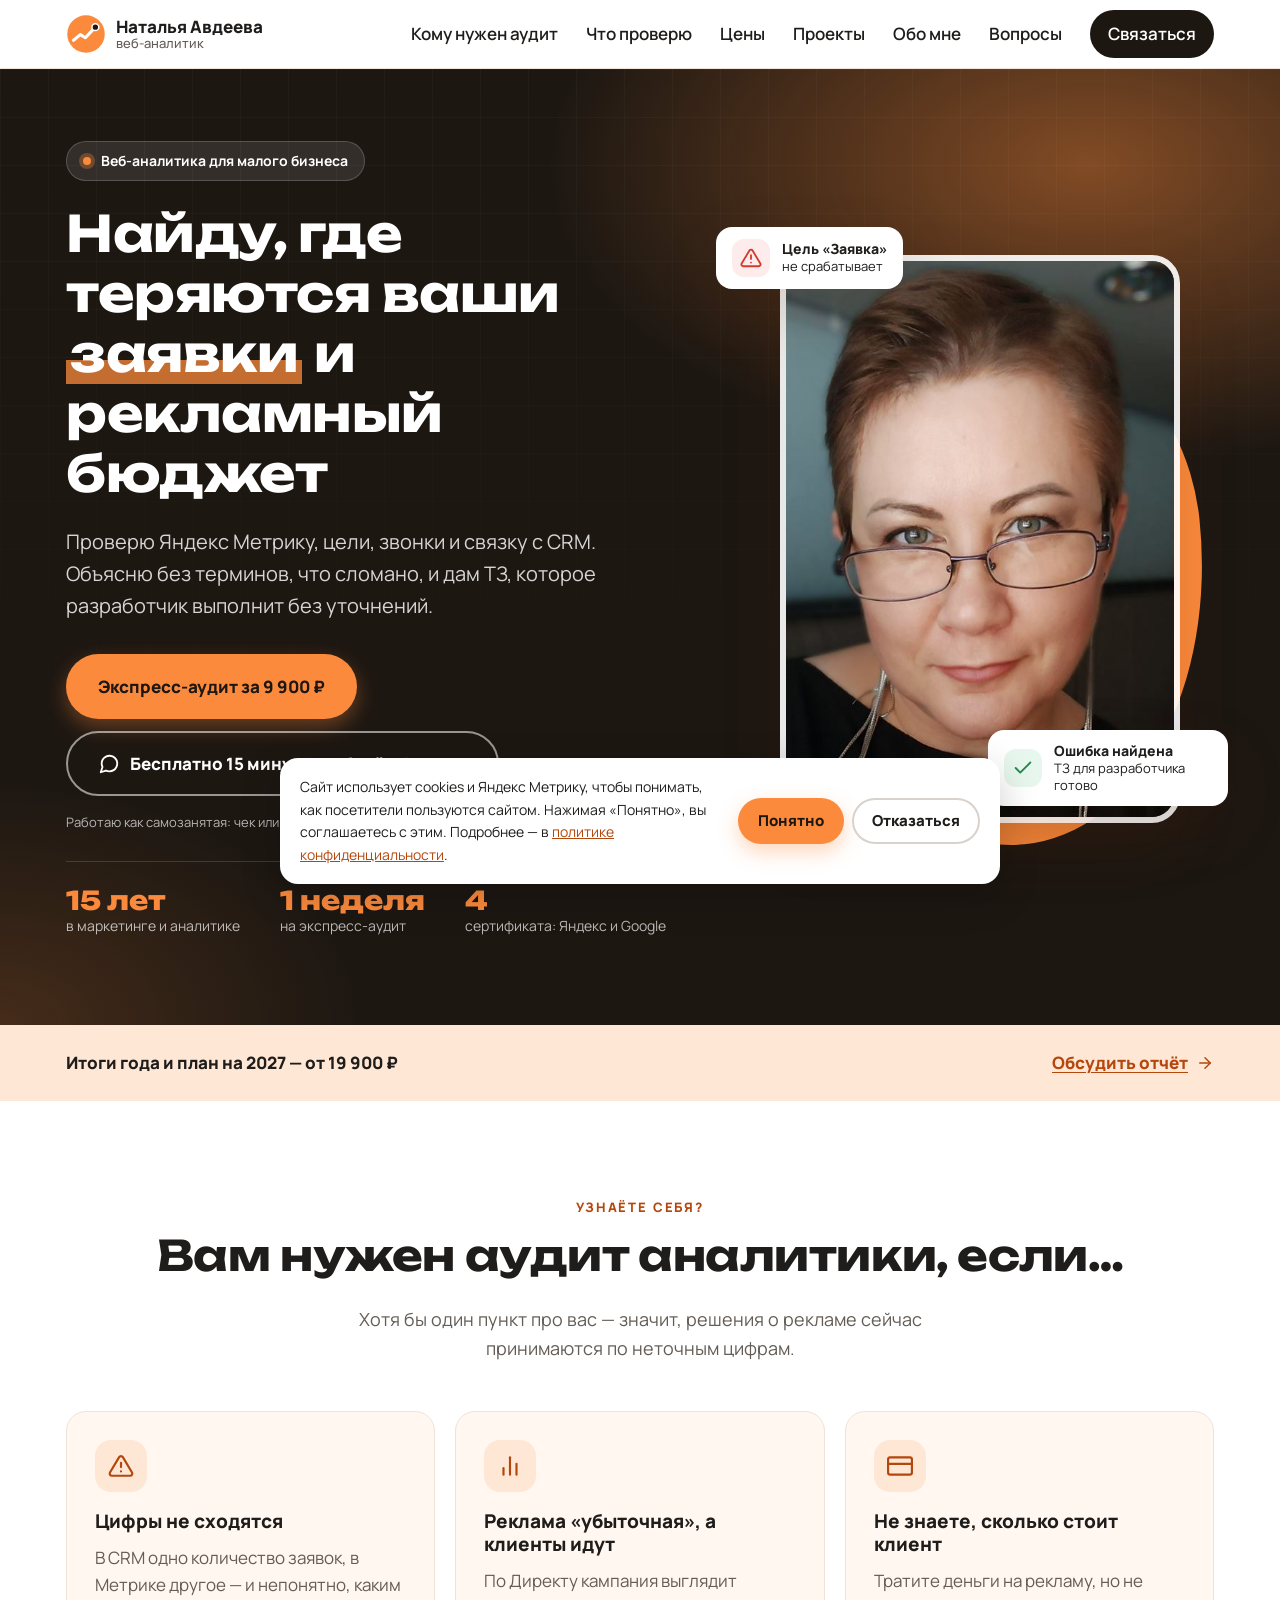
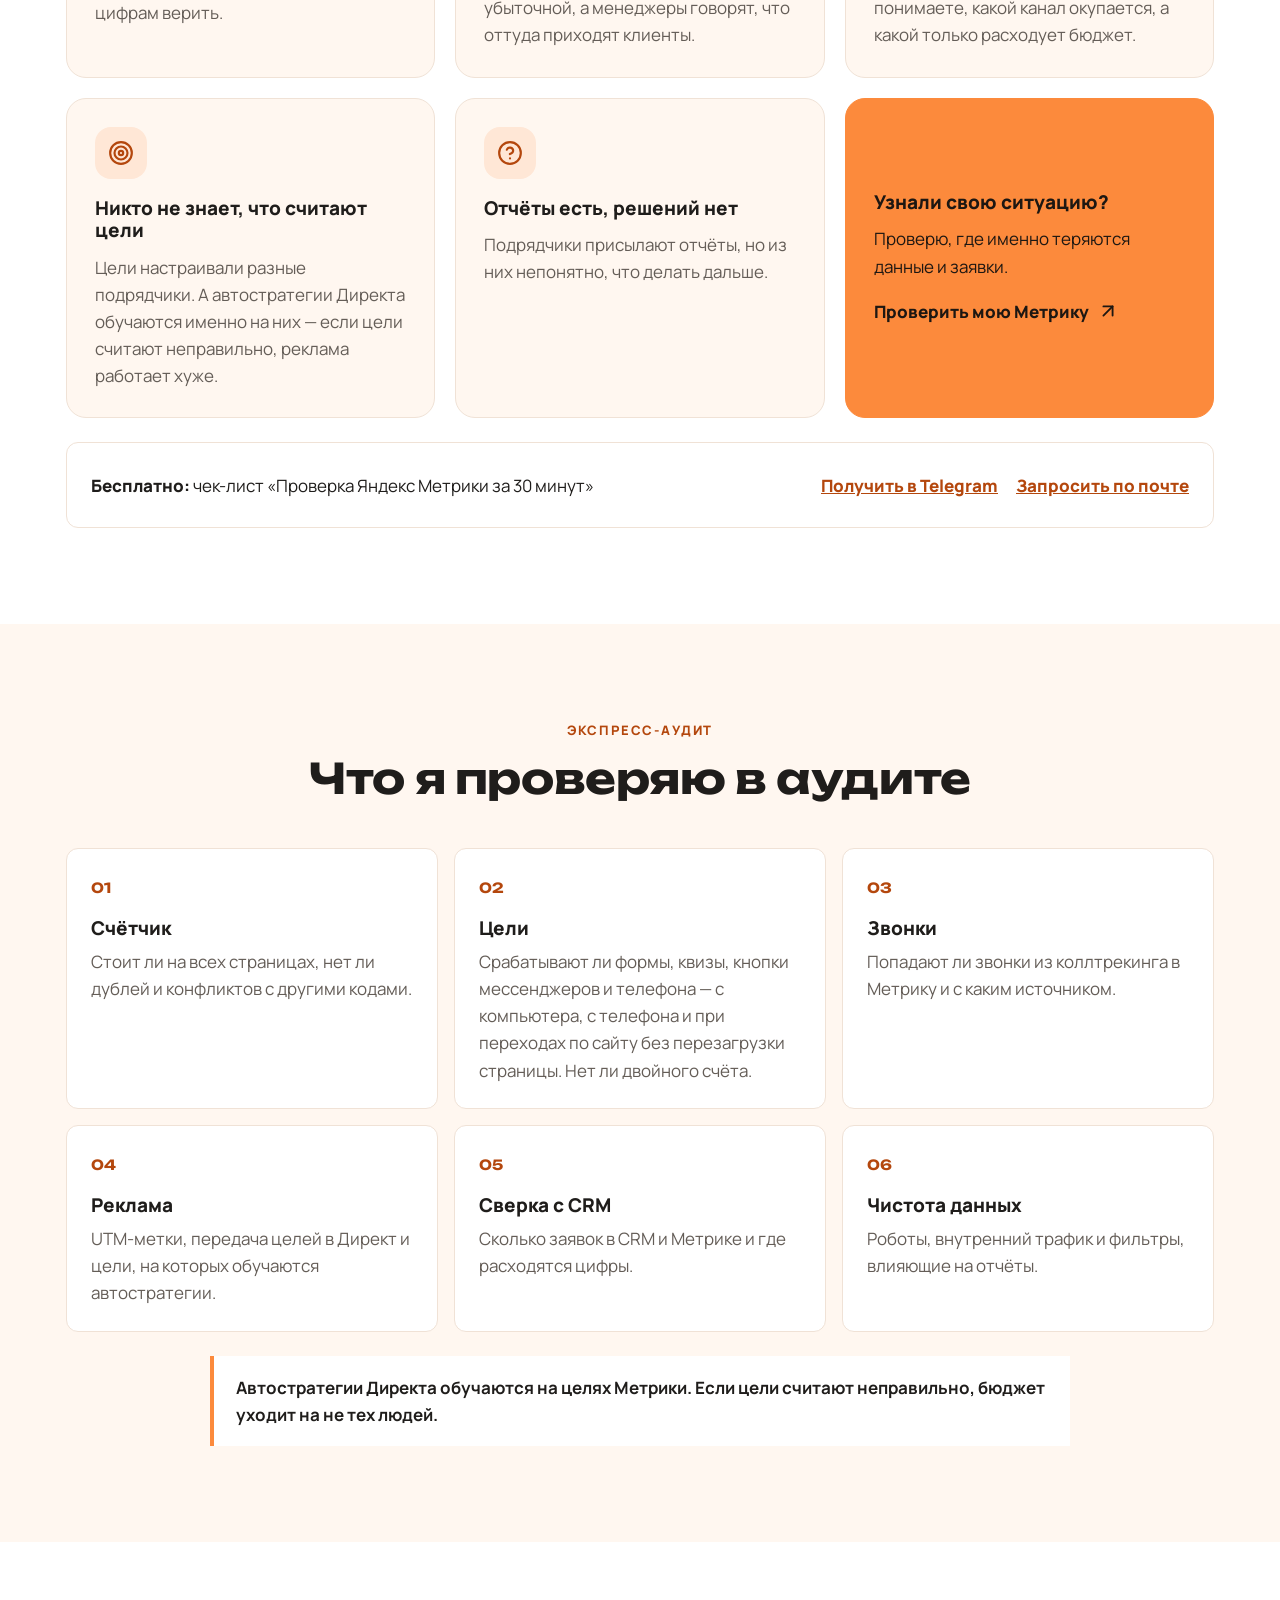
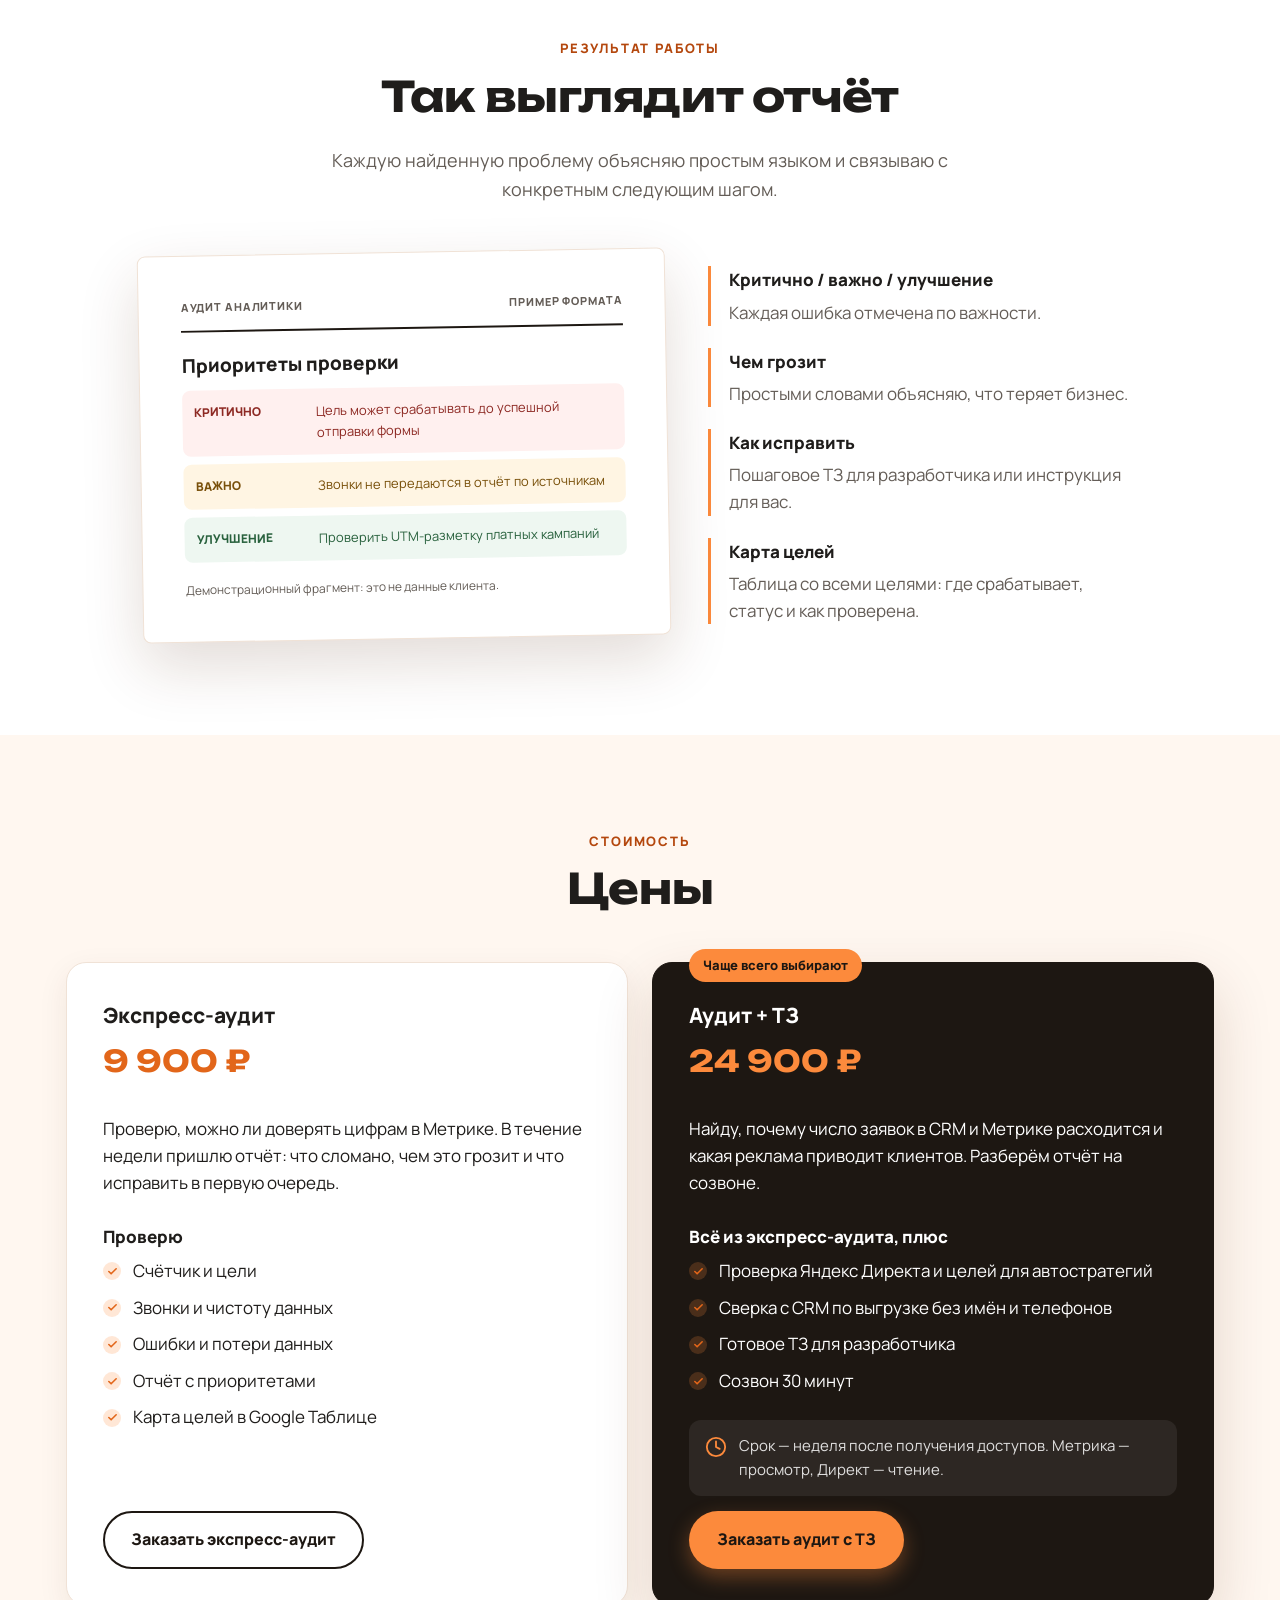
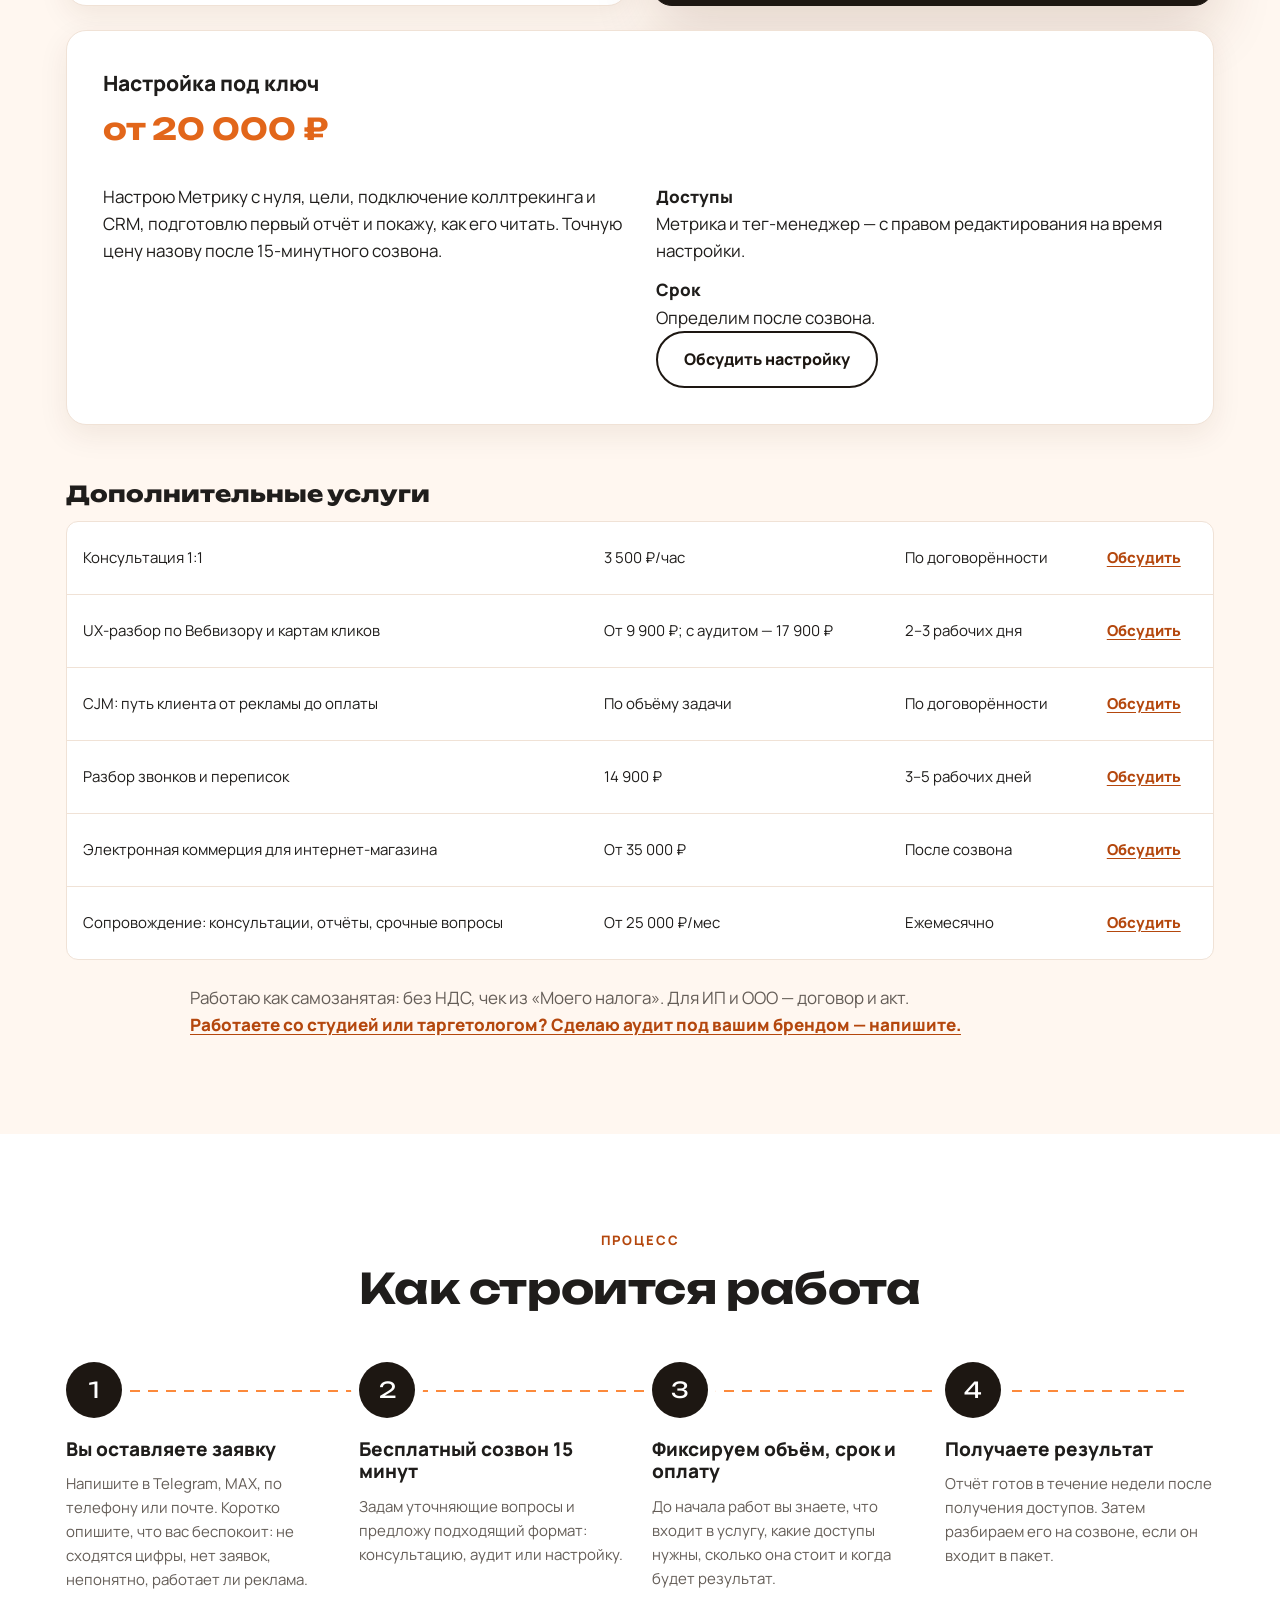
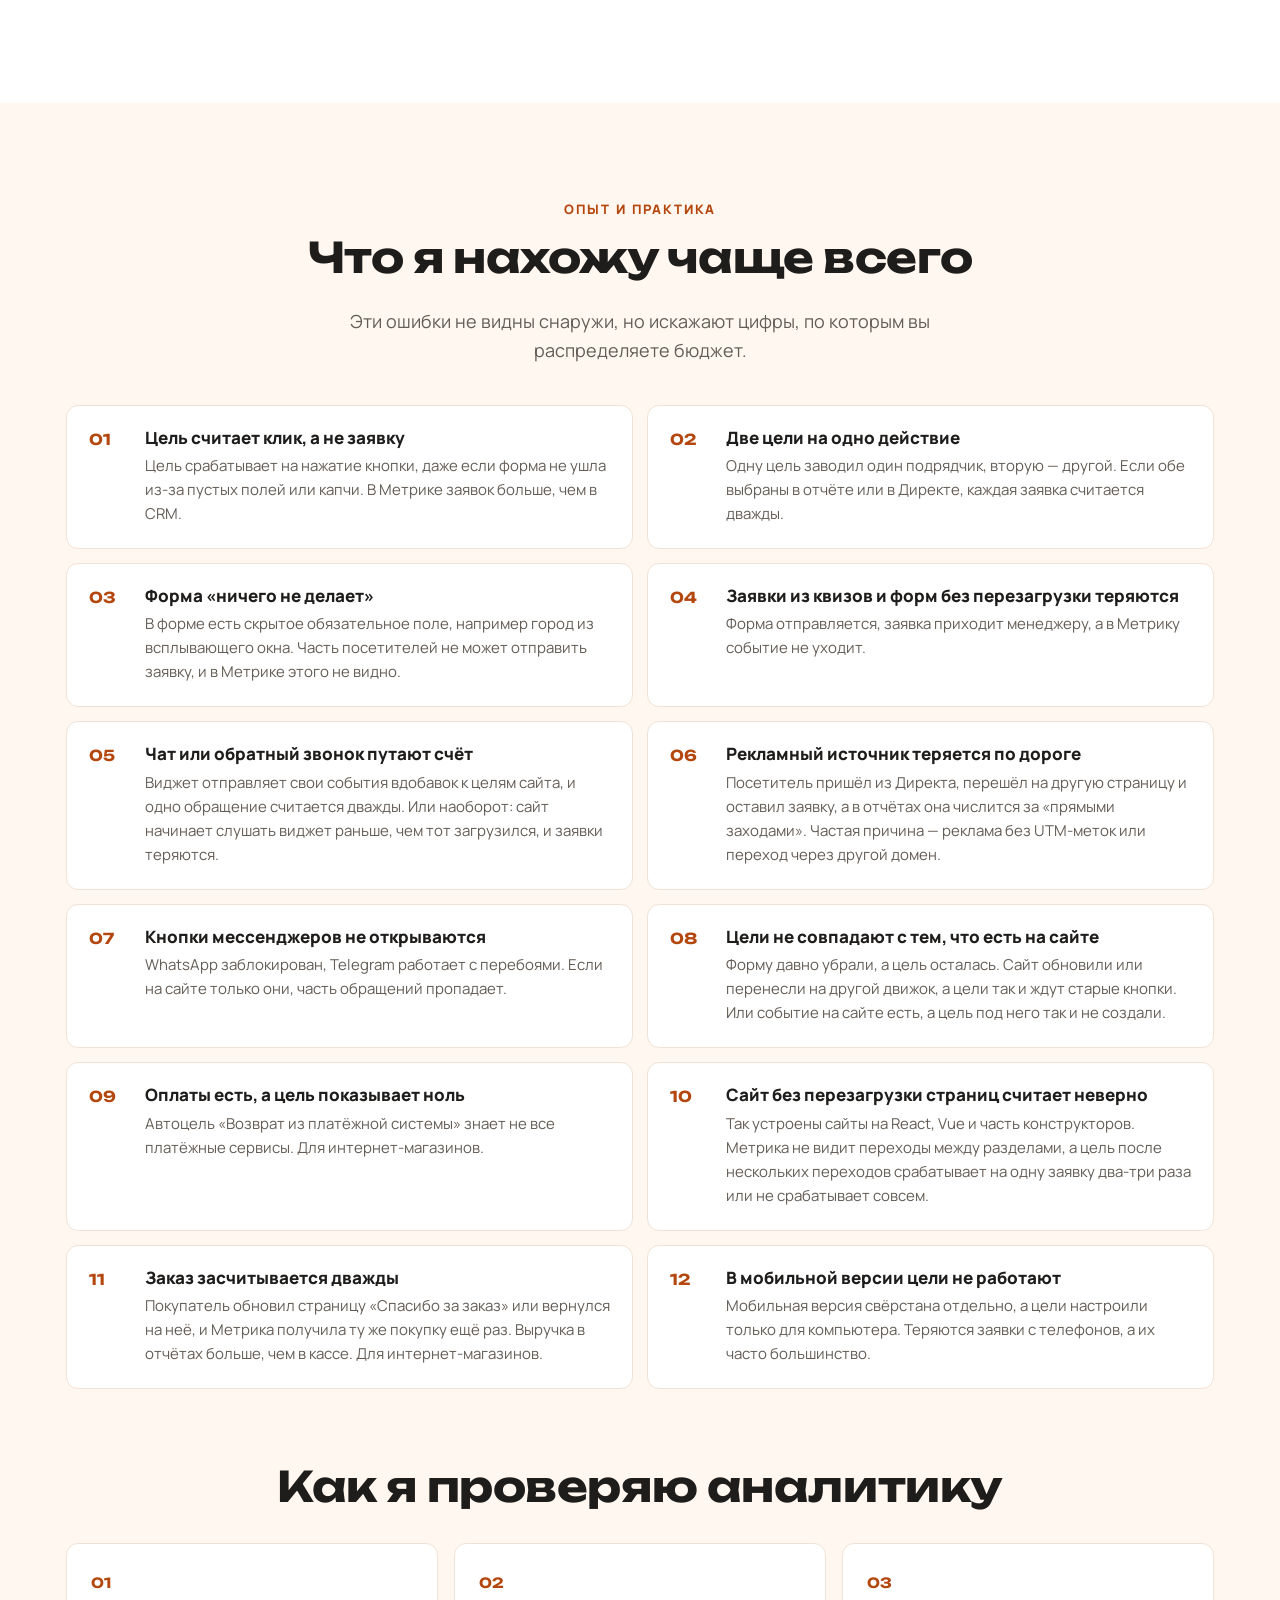
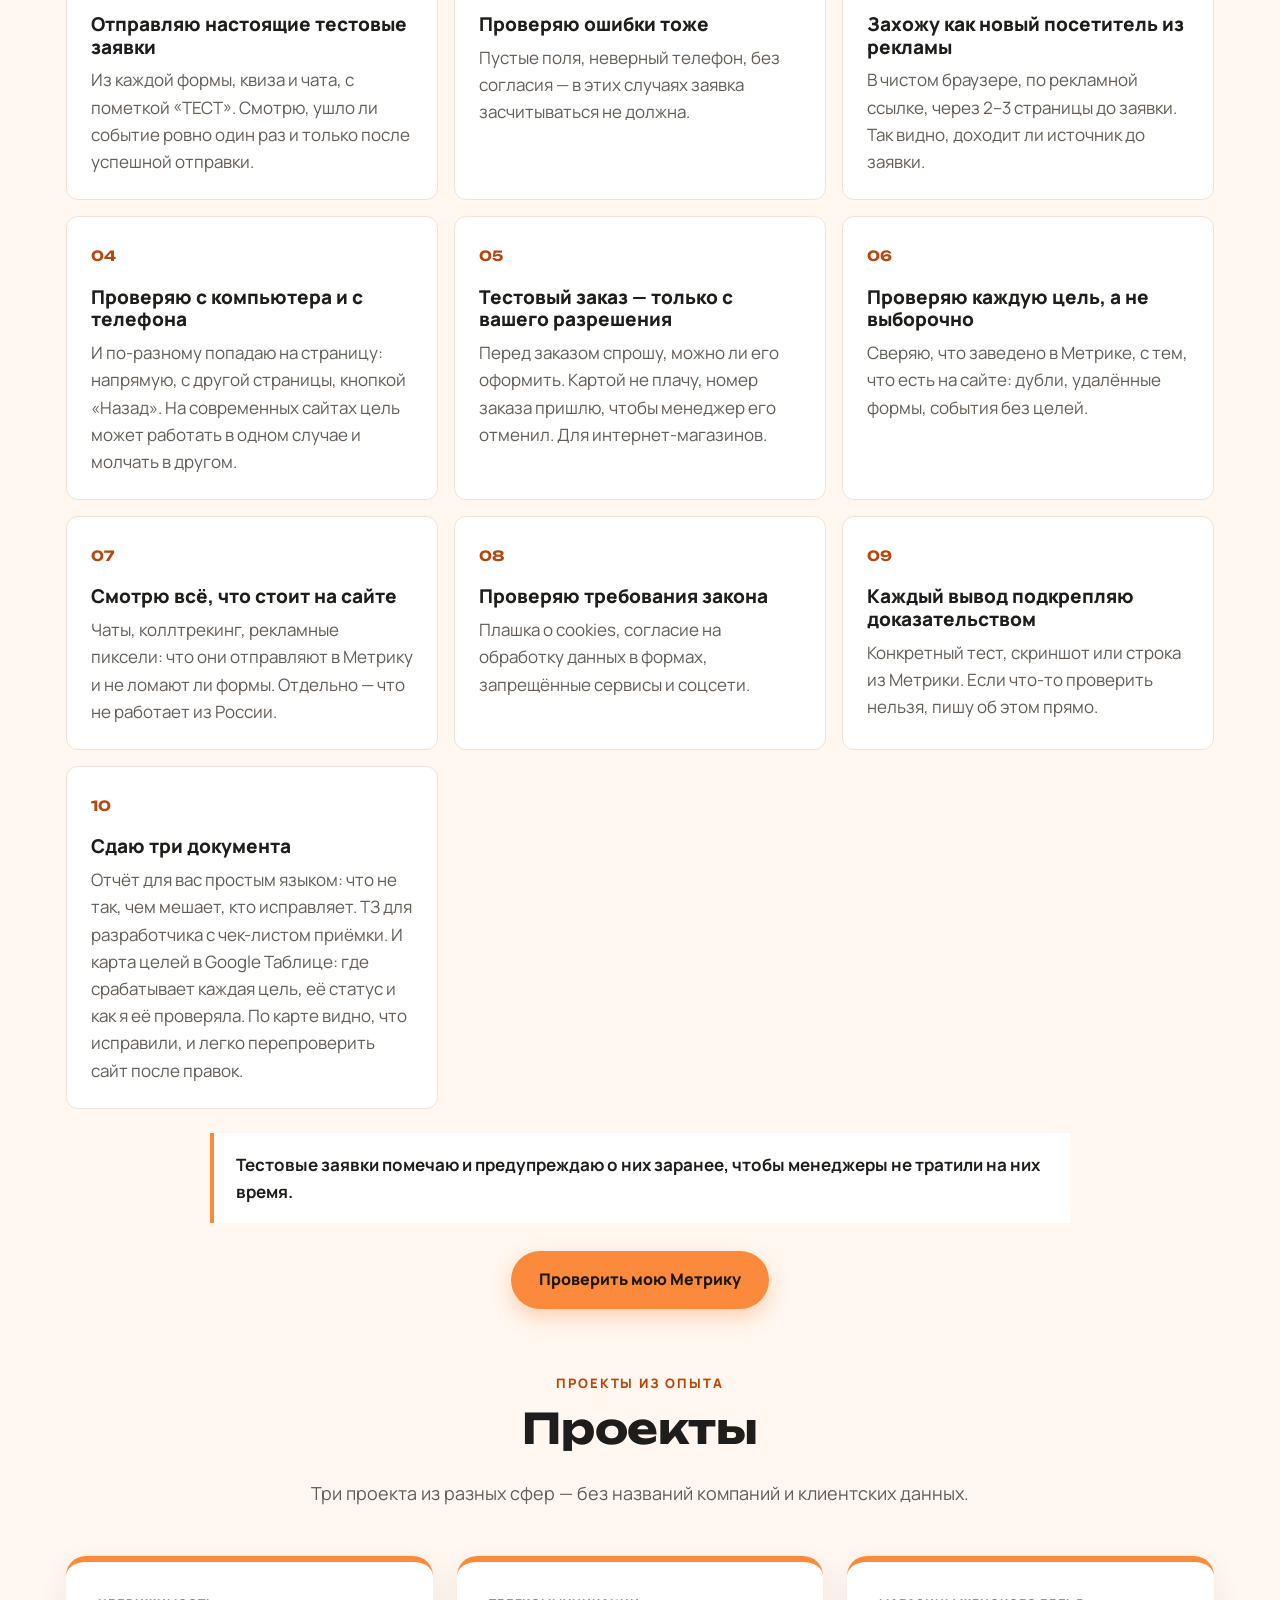
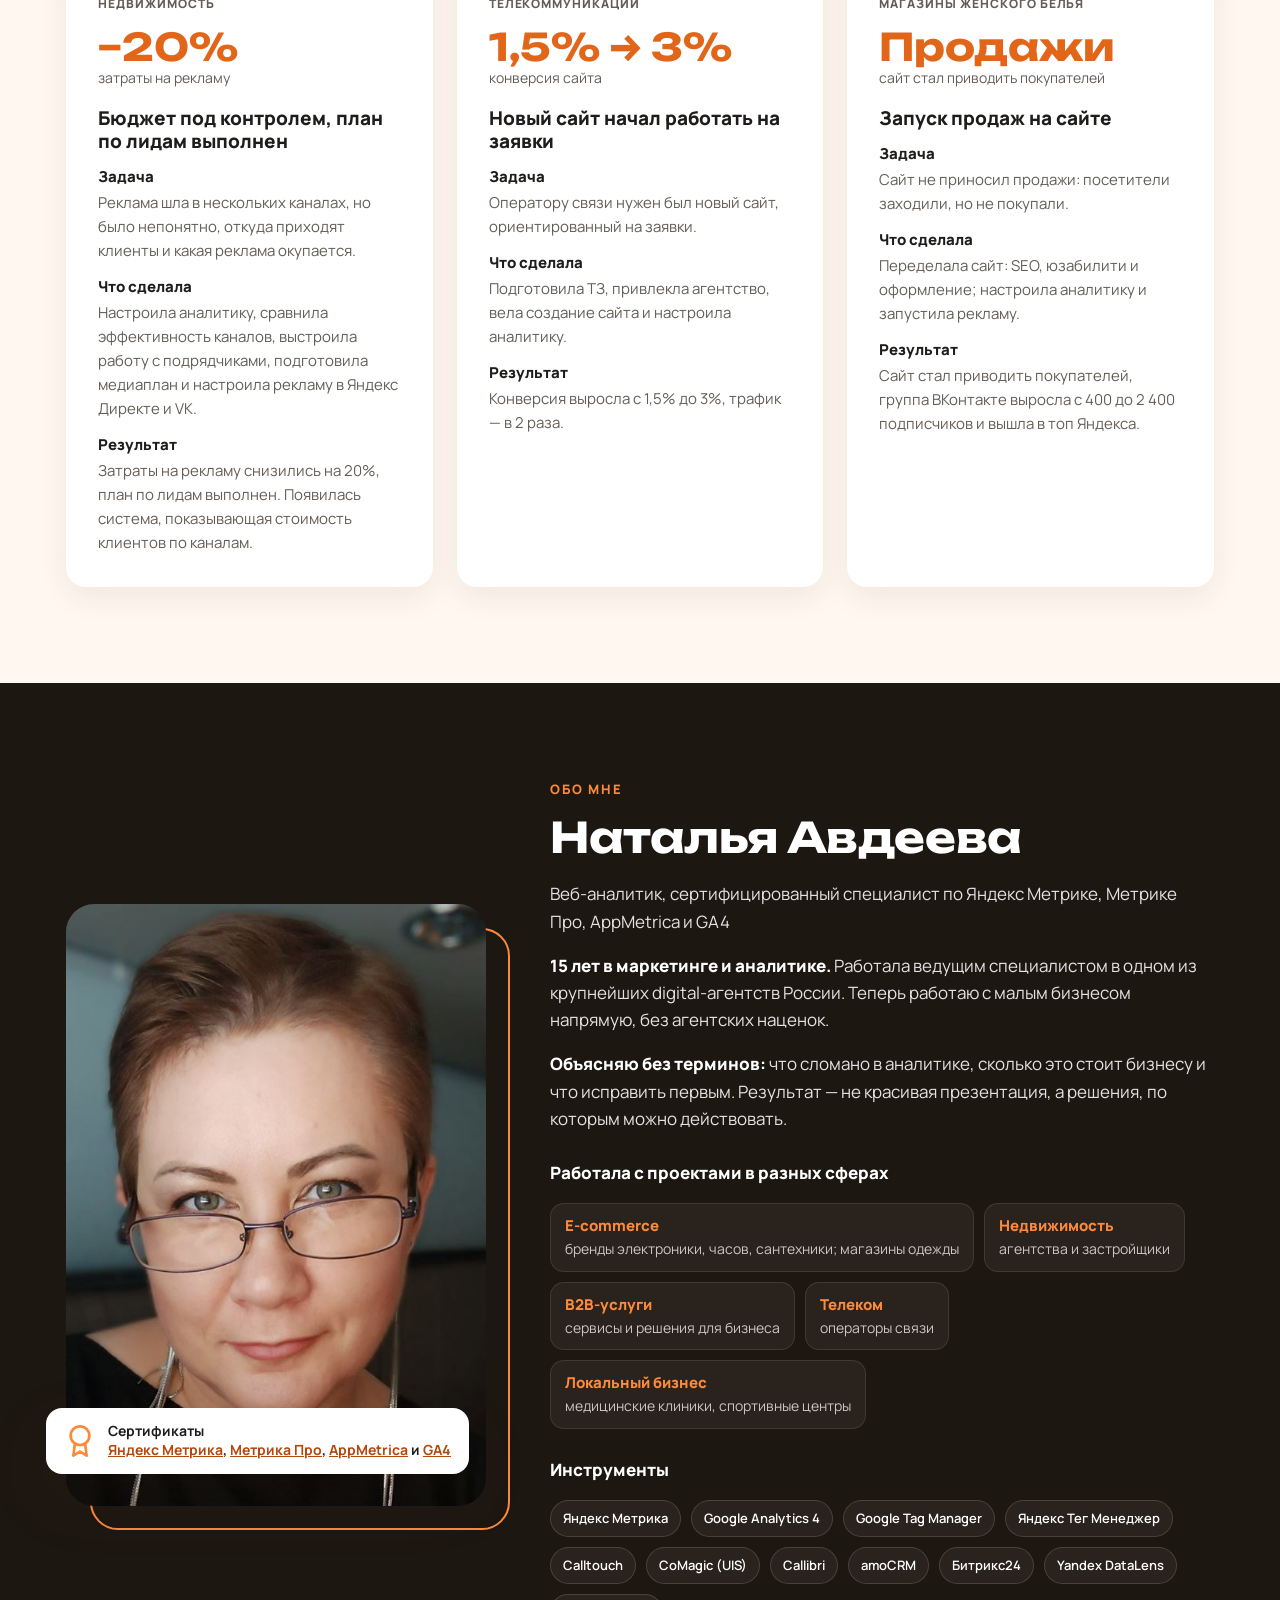
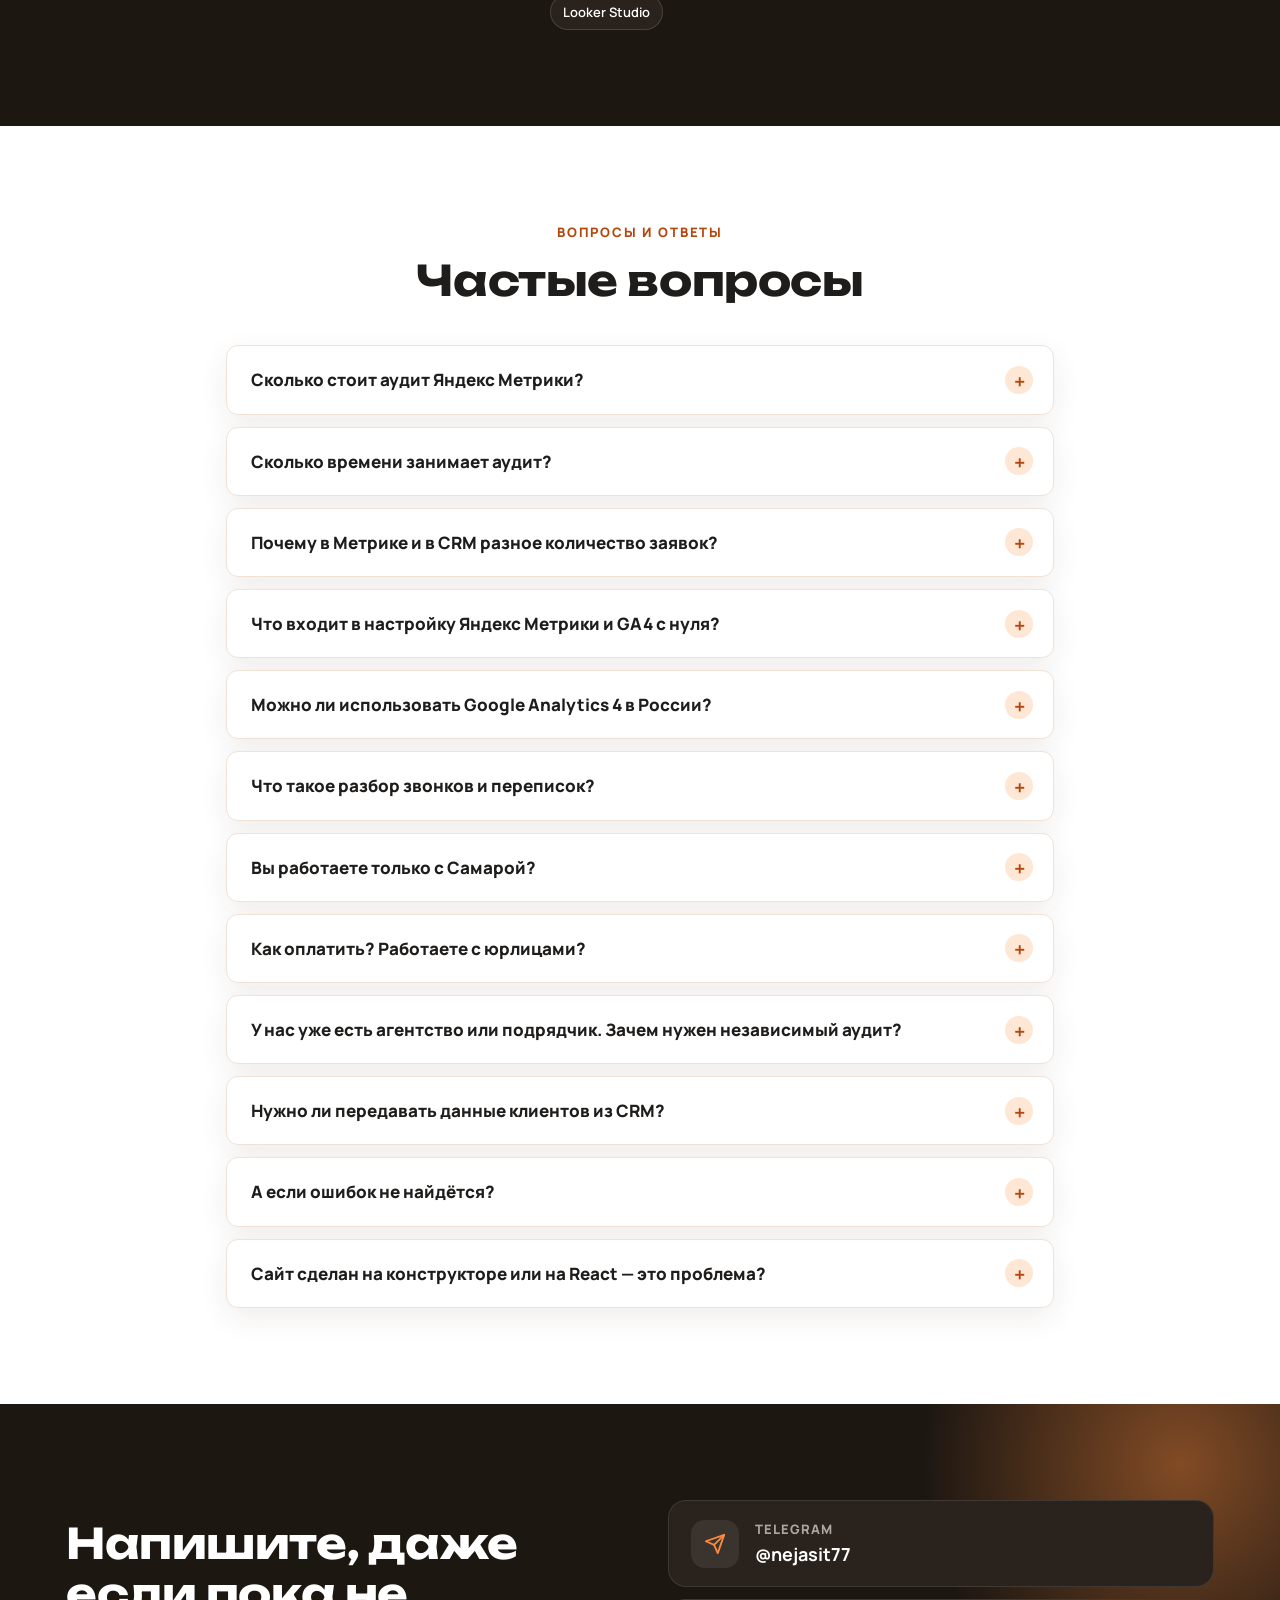
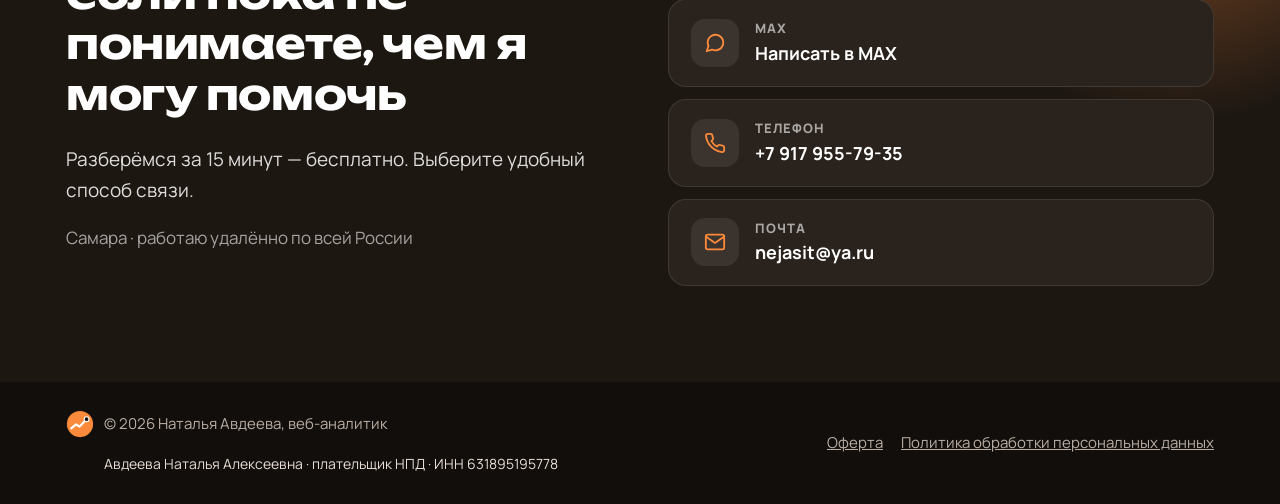
<file: index.html>
<!doctype html>
<html lang="ru">
<head>
  <meta charset="utf-8">
  <meta name="viewport" content="width=device-width, initial-scale=1">
  <title>Аудит Яндекс Метрики и GA4 за 9 900 ₽ — Наталья Авдеева</title>
  <meta name="description" content="Проверю Яндекс Метрику, цели, звонки и CRM. Экспресс-аудит за 9 900 ₽ с отчётом и приоритетами за неделю. Работаю с малым бизнесом по всей России.">
  <meta name="robots" content="noindex, follow">
  <meta name="author" content="Наталья Авдеева">
  <link rel="canonical" href="https://test.avd-analytics.ru/">
  <link rel="sitemap" type="application/xml" href="sitemap.xml">
  <meta property="og:title" content="Аудит Яндекс Метрики и GA4 за 9 900 ₽ — Наталья Авдеева">
  <meta property="og:description" content="Проверю цели, звонки, рекламу и сверку с CRM. Понятный отчёт с ошибками и планом исправлений за неделю.">
  <meta property="og:type" content="website">
  <meta property="og:locale" content="ru_RU">
  <meta property="og:site_name" content="Наталья Авдеева — веб-аналитик">
  <meta property="og:url" content="https://test.avd-analytics.ru/">
  <meta property="og:image" content="https://test.avd-analytics.ru/images/avatar-512.png">
  <meta name="twitter:card" content="summary">
  <!-- Структурированные данные для поисковиков и ИИ-ассистентов. При смене цен или контактов правьте и здесь -->
  <script type="application/ld+json">
  {
    "@context": "https://schema.org",
    "@graph": [
      {
        "@type": "WebSite",
        "@id": "https://test.avd-analytics.ru/#website",
        "url": "https://test.avd-analytics.ru/",
        "name": "Наталья Авдеева — веб-аналитик",
        "inLanguage": "ru"
      },
      {
        "@type": "Person",
        "@id": "https://test.avd-analytics.ru/#person",
        "name": "Наталья Авдеева",
        "jobTitle": "Веб-аналитик",
        "description": "Сертифицированный специалист по Яндекс Метрике, Метрике Про, AppMetrica и GA4. 15 лет в маркетинге и аналитике.",
        "image": "https://test.avd-analytics.ru/images/photo.jpg",
        "url": "https://test.avd-analytics.ru/",
        "address": { "@type": "PostalAddress", "addressLocality": "Самара", "addressCountry": "RU" },
        "sameAs": ["https://t.me/nejasit77"],
        "knowsAbout": ["Яндекс Метрика", "Google Analytics 4", "AppMetrica", "Google Tag Manager", "Яндекс Тег Менеджер", "Яндекс Директ", "коллтрекинг", "сквозная аналитика", "веб-аналитика"],
        "hasCredential": [
          { "@type": "EducationalOccupationalCredential", "name": "Сертификат Яндекса: Яндекс Метрика", "url": "https://b2b.yandex.ru/adv/expert/certificates?certId=299248&lastname=%D0%90%D0%B2%D0%B4%D0%B5%D0%B5%D0%B2%D0%B0" },
          { "@type": "EducationalOccupationalCredential", "name": "Сертификат Яндекса: Метрика Про", "url": "https://b2b.yandex.ru/adv/expert/certificates?certId=316061&lastname=%D0%90%D0%B2%D0%B4%D0%B5%D0%B5%D0%B2%D0%B0" },
          { "@type": "EducationalOccupationalCredential", "name": "Сертификат Яндекса: AppMetrica", "url": "https://b2b.yandex.ru/adv/expert/certificates?certId=316079&lastname=%D0%90%D0%B2%D0%B4%D0%B5%D0%B5%D0%B2%D0%B0" },
          { "@type": "EducationalOccupationalCredential", "name": "Google Analytics Certification (GA4)", "url": "https://skillshop.credential.net/a94b5e6e-2b35-4356-89f3-f37d66139ad4" }
        ]
      },
      {
        "@type": "ProfessionalService",
        "@id": "https://test.avd-analytics.ru/#service",
        "name": "Наталья Авдеева — аудит и настройка веб-аналитики",
        "description": "Аудит и настройка Яндекс Метрики и GA4 для малого бизнеса: цели, события, сверка с CRM, ТЗ для разработчика, разбор звонков и переписок менеджеров.",
        "url": "https://test.avd-analytics.ru/",
        "image": "https://test.avd-analytics.ru/images/avatar-512.png",
        "telephone": "+7 917 955-79-35",
        "email": "nejasit@ya.ru",
        "address": { "@type": "PostalAddress", "addressLocality": "Самара", "addressCountry": "RU" },
        "areaServed": { "@type": "Country", "name": "Россия" },
        "priceRange": "3 500–35 000 ₽",
        "founder": { "@id": "https://test.avd-analytics.ru/#person" },
        "hasOfferCatalog": {
          "@type": "OfferCatalog",
          "name": "Услуги веб-аналитика",
          "itemListElement": [
            { "@type": "Offer", "name": "Консультация по веб-аналитике 1:1", "price": "3500", "priceCurrency": "RUB", "description": "Час разбора вашей аналитики: где теряются деньги и что делать в ближайший месяц." },
            { "@type": "Offer", "name": "Экспресс-аудит Яндекс Метрики / GA4", "price": "9900", "priceCurrency": "RUB", "description": "Проверка счётчика, целей, звонков и чистоты данных. Отчёт с приоритетами в течение недели." },
            { "@type": "Offer", "name": "Аудит + ТЗ для разработчика", "price": "24900", "priceCurrency": "RUB", "description": "Экспресс-аудит, проверка Яндекс Директа, сверка с CRM, ТЗ для разработчика и созвон 30 минут. Срок — неделя." },
            { "@type": "Offer", "name": "Настройка Яндекс Метрики и GA4 с нуля", "price": "20000", "priceCurrency": "RUB", "description": "Установка счётчиков, настройка целей и событий, первый отчёт и обучение. Интернет-магазин с электронной коммерцией — от 35 000 ₽." },
            { "@type": "Offer", "name": "Сопровождение аналитики", "price": "25000", "priceCurrency": "RUB", "description": "Консультации, отчёты и срочные вопросы. Ежемесячно." },
            { "@type": "Offer", "name": "UX-разбор по Вебвизору и картам кликов", "price": "9900", "priceCurrency": "RUB", "description": "UX-разбор по Вебвизору и картам кликов от 9 900 ₽; вместе с аудитом — 17 900 ₽." },
            { "@type": "Offer", "name": "Разбор звонков и переписок менеджеров", "price": "14900", "priceCurrency": "RUB", "description": "Разбор 30–50 звонков и переписок: почему заявки не превращаются в продажи и 5–7 правок для скрипта. 3–5 рабочих дней." }
          ]
        }
      }
    ]
  }
  </script>
  <link rel="icon" href="images/logo.svg" type="image/svg+xml">
  <link rel="icon" href="images/favicon-32.png" sizes="32x32" type="image/png">
  <link rel="apple-touch-icon" href="images/apple-touch-icon.png">
  <link rel="preconnect" href="https://fonts.googleapis.com">
  <link rel="preconnect" href="https://fonts.gstatic.com" crossorigin>
  <link href="https://fonts.googleapis.com/css2?family=Manrope:wght@400;500;600;700;800&family=Unbounded:wght@500;700&display=swap" rel="stylesheet">
  <link rel="stylesheet" href="css/style.css?v=7">
</head>
<body>

<!-- Иконки: используются через <use href="#i-..."> -->
<svg width="0" height="0" style="position:absolute" aria-hidden="true">
  <symbol id="i-search" viewBox="0 0 24 24"><circle cx="11" cy="11" r="8"/><line x1="21" y1="21" x2="16.65" y2="16.65"/></symbol>
  <symbol id="i-eye" viewBox="0 0 24 24"><path d="M1 12s4-8 11-8 11 8 11 8-4 8-11 8-11-8-11-8z"/><circle cx="12" cy="12" r="3"/></symbol>
  <symbol id="i-chart" viewBox="0 0 24 24"><line x1="18" y1="20" x2="18" y2="10"/><line x1="12" y1="20" x2="12" y2="4"/><line x1="6" y1="20" x2="6" y2="14"/></symbol>
  <symbol id="i-trend" viewBox="0 0 24 24"><polyline points="23 6 13.5 15.5 8.5 10.5 1 18"/><polyline points="17 6 23 6 23 12"/></symbol>
  <symbol id="i-file" viewBox="0 0 24 24"><path d="M14 2H6a2 2 0 0 0-2 2v16a2 2 0 0 0 2 2h12a2 2 0 0 0 2-2V8z"/><polyline points="14 2 14 8 20 8"/><line x1="16" y1="13" x2="8" y2="13"/><line x1="16" y1="17" x2="8" y2="17"/></symbol>
  <symbol id="i-alert" viewBox="0 0 24 24"><path d="M10.29 3.86L1.82 18a2 2 0 0 0 1.71 3h16.94a2 2 0 0 0 1.71-3L13.71 3.86a2 2 0 0 0-3.42 0z"/><line x1="12" y1="9" x2="12" y2="13"/><line x1="12" y1="17" x2="12.01" y2="17"/></symbol>
  <symbol id="i-card" viewBox="0 0 24 24"><rect x="1" y="4" width="22" height="16" rx="2"/><line x1="1" y1="10" x2="23" y2="10"/></symbol>
  <symbol id="i-target" viewBox="0 0 24 24"><circle cx="12" cy="12" r="10"/><circle cx="12" cy="12" r="6"/><circle cx="12" cy="12" r="2"/></symbol>
  <symbol id="i-help" viewBox="0 0 24 24"><circle cx="12" cy="12" r="10"/><path d="M9.09 9a3 3 0 0 1 5.83 1c0 2-3 3-3 3"/><line x1="12" y1="17" x2="12.01" y2="17"/></symbol>
  <symbol id="i-brief" viewBox="0 0 24 24"><rect x="2" y="7" width="20" height="14" rx="2"/><path d="M16 21V5a2 2 0 0 0-2-2h-4a2 2 0 0 0-2 2v16"/></symbol>
  <symbol id="i-book" viewBox="0 0 24 24"><path d="M2 3h6a4 4 0 0 1 4 4v14a3 3 0 0 0-3-3H2z"/><path d="M22 3h-6a4 4 0 0 0-4 4v14a3 3 0 0 1 3-3h7z"/></symbol>
  <symbol id="i-users" viewBox="0 0 24 24"><path d="M17 21v-2a4 4 0 0 0-4-4H5a4 4 0 0 0-4 4v2"/><circle cx="9" cy="7" r="4"/><path d="M23 21v-2a4 4 0 0 0-3-3.87"/><path d="M16 3.13a4 4 0 0 1 0 7.75"/></symbol>
  <symbol id="i-send" viewBox="0 0 24 24"><line x1="22" y1="2" x2="11" y2="13"/><polygon points="22 2 15 22 11 13 2 9 22 2"/></symbol>
  <symbol id="i-chat" viewBox="0 0 24 24"><path d="M21 11.5a8.38 8.38 0 0 1-.9 3.8 8.5 8.5 0 0 1-7.6 4.7 8.38 8.38 0 0 1-3.8-.9L3 21l1.9-5.7a8.38 8.38 0 0 1-.9-3.8 8.5 8.5 0 0 1 4.7-7.6 8.38 8.38 0 0 1 3.8-.9h.5a8.48 8.48 0 0 1 8 8v.5z"/></symbol>
  <symbol id="i-phone" viewBox="0 0 24 24"><path d="M22 16.92v3a2 2 0 0 1-2.18 2 19.79 19.79 0 0 1-8.63-3.07 19.5 19.5 0 0 1-6-6 19.79 19.79 0 0 1-3.07-8.67A2 2 0 0 1 4.11 2h3a2 2 0 0 1 2 1.72 12.84 12.84 0 0 0 .7 2.81 2 2 0 0 1-.45 2.11L8.09 9.91a16 16 0 0 0 6 6l1.27-1.27a2 2 0 0 1 2.11-.45 12.84 12.84 0 0 0 2.81.7A2 2 0 0 1 22 16.92z"/></symbol>
  <symbol id="i-mail" viewBox="0 0 24 24"><path d="M4 4h16c1.1 0 2 .9 2 2v12c0 1.1-.9 2-2 2H4c-1.1 0-2-.9-2-2V6c0-1.1.9-2 2-2z"/><polyline points="22,6 12,13 2,6"/></symbol>
  <symbol id="i-clock" viewBox="0 0 24 24"><circle cx="12" cy="12" r="10"/><polyline points="12 6 12 12 16 14"/></symbol>
  <symbol id="i-award" viewBox="0 0 24 24"><circle cx="12" cy="8" r="7"/><polyline points="8.21 13.89 7 23 12 20 17 23 15.79 13.88"/></symbol>
  <symbol id="i-check" viewBox="0 0 24 24"><polyline points="20 6 9 17 4 12"/></symbol>
  <symbol id="i-arrow" viewBox="0 0 24 24"><line x1="7" y1="17" x2="17" y2="7"/><polyline points="7 7 17 7 17 17"/></symbol>
  <symbol id="i-arrow-right" viewBox="0 0 24 24"><line x1="5" y1="12" x2="19" y2="12"/><polyline points="12 5 19 12 12 19"/></symbol>
</svg>

<header class="header">
  <div class="container header__inner">
    <a href="#top" class="header__logo" aria-label="На главную">
      <img src="images/logo.svg" alt="Наталья Авдеева — веб-аналитик" width="40" height="40">
      <span>Наталья Авдеева<small>веб-аналитик</small></span>
    </a>
    <button class="header__burger" aria-label="Открыть меню" aria-expanded="false" aria-controls="nav">
      <span></span><span></span><span></span>
    </button>
    <button type="button" class="btn btn--primary header__cta-mobile" data-open-contact data-goal="click_order" data-service="header_mobile">Связаться</button>
    <nav class="header__nav" id="nav">
      <a href="#pains">Кому нужен аудит</a>
      <a href="#audit-check">Что проверю</a>
      <a href="#prices">Цены</a>
      <a href="#projects">Проекты</a>
      <a href="#about">Обо мне</a>
      <a href="#faq">Вопросы</a>
      <a href="#contacts" class="header__cta" data-goal="click_order" data-service="header_contact" data-open-contact>Связаться</a>
    </nav>
  </div>
</header>

<main id="top">

  <!-- Первый экран -->
  <section class="hero">
    <div class="container hero__inner">
      <div class="hero__text">
        <p class="pill"><span class="pill__dot"></span>Веб-аналитика для малого бизнеса</p>
        <h1>Найду, где теряются ваши <mark>заявки</mark> и рекламный бюджет</h1>
        <p class="hero__lead">Проверю Яндекс Метрику, цели, звонки и связку с CRM. Объясню без терминов, что сломано, и дам ТЗ, которое разработчик выполнит без уточнений.</p>
        <div class="hero__actions">
        <button type="button" class="btn btn--primary btn--lg" data-goal="click_order" data-service="hero_audit" data-open-contact>Экспресс-аудит за 9 900 ₽</button>
        <button type="button" class="btn btn--ghost btn--lg" data-goal="click_order" data-service="hero_free_call" data-open-contact><svg class="ico"><use href="#i-chat"/></svg>Бесплатно 15 минут: подберём формат</button>
        </div>
        <p class="hero__fine">Работаю как самозанятая: чек или договор для ИП и ООО.</p>
        <ul class="hero__facts">
        <li><b>15 лет</b><span>в маркетинге и аналитике</span></li>
        <li><b>1 неделя</b><span>на экспресс-аудит</span></li>
          <li><b>4</b><span>сертификата: Яндекс и Google</span></li>
        </ul>
      </div>
      <div class="hero__visual" aria-hidden="true">
        <div class="hero__blob"></div>
        <img class="hero__photo" src="images/photo.jpg" alt="Веб-аналитик Наталья Авдеева" width="540" height="774">
        <div class="float float--a">
          <span class="float__icon float__icon--warn"><svg class="ico"><use href="#i-alert"/></svg></span>
          <span><b>Цель «Заявка»</b>не срабатывает</span>
        </div>
        <div class="float float--b">
          <span class="float__icon"><svg class="ico"><use href="#i-check"/></svg></span>
          <span><b>Ошибка найдена</b>ТЗ для разработчика готово</span>
        </div>
      </div>
    </div>
  </section>

  <!-- Сезонный блок скрывается автоматически с января 2027 года -->
  <section class="seasonal" id="seasonal">
    <div class="container seasonal__inner">
      <p>Итоги года и план на 2027 — от 19 900 ₽</p>
      <button type="button" class="seasonal__link" data-open-contact data-goal="click_order" data-service="seasonal">Обсудить отчёт <svg class="ico"><use href="#i-arrow-right"/></svg></button>
    </div>
  </section>

  <!-- Боли -->
  <section class="section" id="pains">
    <div class="container">
      <p class="kicker reveal">Узнаёте себя?</p>
      <h2 class="section__title reveal">Вам нужен аудит аналитики, если…</h2>
      <p class="section__lead reveal">Хотя бы один пункт про вас — значит, решения о рекламе сейчас принимаются по неточным цифрам.</p>
      <div class="pains">
        <div class="pain reveal"><span class="icon-badge icon-badge--soft"><svg class="ico"><use href="#i-alert"/></svg></span><h3>Цифры не сходятся</h3><p>В CRM одно количество заявок, в Метрике другое — и непонятно, каким цифрам верить.</p></div>
        <div class="pain reveal"><span class="icon-badge icon-badge--soft"><svg class="ico"><use href="#i-chart"/></svg></span><h3>Реклама «убыточная», а клиенты идут</h3><p>По Директу кампания выглядит убыточной, а менеджеры говорят, что оттуда приходят клиенты.</p></div>
        <div class="pain reveal"><span class="icon-badge icon-badge--soft"><svg class="ico"><use href="#i-card"/></svg></span><h3>Не знаете, сколько стоит клиент</h3><p>Тратите деньги на рекламу, но не понимаете, какой канал окупается, а какой только расходует бюджет.</p></div>
        <div class="pain reveal"><span class="icon-badge icon-badge--soft"><svg class="ico"><use href="#i-target"/></svg></span><h3>Никто не знает, что считают цели</h3><p>Цели настраивали разные подрядчики. А автостратегии Директа обучаются именно на них — если цели считают неправильно, реклама работает хуже.</p></div>
        <div class="pain reveal"><span class="icon-badge icon-badge--soft"><svg class="ico"><use href="#i-help"/></svg></span><h3>Отчёты есть, решений нет</h3><p>Подрядчики присылают отчёты, но из них непонятно, что делать дальше.</p></div>
        <a class="pain pain--cta reveal" href="#contacts" data-goal="click_order" data-service="pains_cta" data-open-contact>
          <h3>Узнали свою ситуацию?</h3>
          <p>Проверю, где именно теряются данные и заявки.</p>
          <span class="pain__link">Проверить мою Метрику <svg class="ico"><use href="#i-arrow"/></svg></span>
        </a>
      </div>
      <div class="checklist-line reveal">
        <p><b>Бесплатно:</b> чек-лист «Проверка Яндекс Метрики за 30 минут»</p>
        <span>
          <a href="https://t.me/nejasit77" target="_blank" rel="noopener" data-goal="click_telegram" data-service="checklist">Получить в Telegram</a>
          <a href="mailto:nejasit@ya.ru?subject=%D0%A7%D0%B5%D0%BA-%D0%BB%D0%B8%D1%81%D1%82%20%D0%BF%D0%BE%20%D0%AF%D0%BD%D0%B4%D0%B5%D0%BA%D1%81%20%D0%9C%D0%B5%D1%82%D1%80%D0%B8%D0%BA%D0%B5" data-goal="click_email" data-service="checklist">Запросить по почте</a>
        </span>
      </div>
    </div>
  </section>

  <!-- Что проверяю -->
  <section class="section section--cream" id="audit-check">
    <div class="container">
      <p class="kicker reveal">Экспресс-аудит</p>
      <h2 class="section__title reveal">Что я проверяю в аудите</h2>
      <div class="audit-grid">
        <article class="audit-item reveal"><span class="audit-item__num">01</span><h3>Счётчик</h3><p>Стоит ли на всех страницах, нет ли дублей и конфликтов с другими кодами.</p></article>
        <article class="audit-item reveal"><span class="audit-item__num">02</span><h3>Цели</h3><p>Срабатывают ли формы, квизы, кнопки мессенджеров и телефона — с компьютера, с телефона и при переходах по сайту без перезагрузки страницы. Нет ли двойного счёта.</p></article>
        <article class="audit-item reveal"><span class="audit-item__num">03</span><h3>Звонки</h3><p>Попадают ли звонки из коллтрекинга в Метрику и с каким источником.</p></article>
        <article class="audit-item reveal"><span class="audit-item__num">04</span><h3>Реклама</h3><p>UTM-метки, передача целей в Директ и цели, на которых обучаются автостратегии.</p></article>
        <article class="audit-item reveal"><span class="audit-item__num">05</span><h3>Сверка с CRM</h3><p>Сколько заявок в CRM и Метрике и где расходятся цифры.</p></article>
        <article class="audit-item reveal"><span class="audit-item__num">06</span><h3>Чистота данных</h3><p>Роботы, внутренний трафик и фильтры, влияющие на отчёты.</p></article>
      </div>
      <p class="audit-note reveal">Автостратегии Директа обучаются на целях Метрики. Если цели считают неправильно, бюджет уходит на не тех людей.</p>
    </div>
  </section>

  <!-- Как выглядит результат -->
  <section class="section" id="report">
    <div class="container">
      <p class="kicker reveal">Результат работы</p>
      <h2 class="section__title reveal">Так выглядит отчёт</h2>
      <p class="section__lead reveal">Каждую найденную проблему объясняю простым языком и связываю с конкретным следующим шагом.</p>
      <div class="report-preview reveal">
        <div class="report-preview__sheet">
          <div class="report-preview__top"><span>АУДИТ АНАЛИТИКИ</span><span>ПРИМЕР ФОРМАТА</span></div>
          <h3>Приоритеты проверки</h3>
          <div class="report-row report-row--critical"><b>Критично</b><span>Цель может срабатывать до успешной отправки формы</span></div>
          <div class="report-row report-row--important"><b>Важно</b><span>Звонки не передаются в отчёт по источникам</span></div>
          <div class="report-row report-row--improve"><b>Улучшение</b><span>Проверить UTM-разметку платных кампаний</span></div>
          <p>Демонстрационный фрагмент: это не данные клиента.</p>
        </div>
        <div class="report-preview__details">
          <article><b>Критично / важно / улучшение</b><p>Каждая ошибка отмечена по важности.</p></article>
          <article><b>Чем грозит</b><p>Простыми словами объясняю, что теряет бизнес.</p></article>
          <article><b>Как исправить</b><p>Пошаговое ТЗ для разработчика или инструкция для вас.</p></article>
          <article><b>Карта целей</b><p>Таблица со всеми целями: где срабатывает, статус и как проверена.</p></article>
        </div>
      </div>
    </div>
  </section>

  <!-- Цены -->
  <section class="section section--cream" id="prices">
    <div class="container">
      <p class="kicker reveal">Стоимость</p>
      <h2 class="section__title reveal">Цены</h2>
      <div class="prices">
        <article class="price reveal">
          <p class="price__name">Экспресс-аудит</p>
          <p class="price__value">9 900 ₽</p>
          <p>Проверю, можно ли доверять цифрам в Метрике. В течение недели пришлю отчёт: что сломано, чем это грозит и что исправить в первую очередь.</p>
          <p class="price__label">Проверю</p>
          <ul class="checks"><li>Счётчик и цели</li><li>Звонки и чистоту данных</li><li>Ошибки и потери данных</li><li>Отчёт с приоритетами</li><li>Карта целей в Google Таблице</li></ul>
          <button type="button" class="btn btn--outline" data-goal="click_order" data-service="audit" data-open-contact>Заказать экспресс-аудит</button>
        </article>
        <article class="price price--hit reveal">
          <p class="price__badge">Чаще всего выбирают</p>
          <p class="price__name">Аудит + ТЗ</p>
          <p class="price__value">24 900 ₽</p>
          <p>Найду, почему число заявок в CRM и Метрике расходится и какая реклама приводит клиентов. Разберём отчёт на созвоне.</p>
          <p class="price__label">Всё из экспресс-аудита, плюс</p>
          <ul class="checks"><li>Проверка Яндекс Директа и целей для автостратегий</li><li>Сверка с CRM по выгрузке без имён и телефонов</li><li>Готовое ТЗ для разработчика</li><li>Созвон 30 минут</li></ul>
          <p class="price__note"><svg class="ico"><use href="#i-clock"/></svg><span>Срок — неделя после получения доступов. Метрика — просмотр, Директ — чтение.</span></p>
          <button type="button" class="btn btn--primary" data-goal="click_order" data-service="audit_tz" data-open-contact>Заказать аудит с ТЗ</button>
        </article>
        <article class="price price--wide reveal">
          <p class="price__name">Настройка под ключ</p>
          <p class="price__value">от 20 000 ₽</p>
          <div class="price--wide__description">
            <p>Настрою Метрику с нуля, цели, подключение коллтрекинга и CRM, подготовлю первый отчёт и покажу, как его читать. Точную цену назову после 15-минутного созвона.</p>
          </div>
          <div class="price--wide__details">
            <div><p class="price__label">Доступы</p><p>Метрика и тег-менеджер — с правом редактирования на время настройки.</p></div>
            <div><p class="price__label">Срок</p><p>Определим после созвона.</p></div>
            <button type="button" class="btn btn--outline" data-goal="click_order" data-service="setup" data-open-contact>Обсудить настройку</button>
          </div>
        </article>
      </div>
      <div class="additional reveal">
        <h3>Дополнительные услуги</h3>
        <div class="additional__table-wrap">
          <table class="additional__table">
            <thead class="visually-hidden"><tr><th>Услуга</th><th>Цена</th><th>Срок</th><th></th></tr></thead>
            <tbody>
              <tr><td data-label="Услуга">Консультация 1:1</td><td data-label="Цена">3 500 ₽/час</td><td data-label="Срок">По договорённости</td><td><button type="button" class="text-button" data-goal="click_order" data-service="consultation" data-open-contact>Обсудить</button></td></tr>
              <tr><td data-label="Услуга">UX-разбор по Вебвизору и картам кликов</td><td data-label="Цена">От 9 900 ₽; с аудитом — 17 900 ₽</td><td data-label="Срок">2–3 рабочих дня</td><td><button type="button" class="text-button" data-goal="click_order" data-service="ux_review" data-open-contact>Обсудить</button></td></tr>
              <tr><td data-label="Услуга">CJM: путь клиента от рекламы до оплаты</td><td data-label="Цена">По объёму задачи</td><td data-label="Срок">По договорённости</td><td><button type="button" class="text-button" data-goal="click_order" data-service="cjm" data-open-contact>Обсудить</button></td></tr>
              <tr><td data-label="Услуга">Разбор звонков и переписок</td><td data-label="Цена">14 900 ₽</td><td data-label="Срок">3–5 рабочих дней</td><td><button type="button" class="text-button" data-goal="click_order" data-service="calls_review" data-open-contact>Обсудить</button></td></tr>
              <tr><td data-label="Услуга">Электронная коммерция для интернет-магазина</td><td data-label="Цена">От 35 000 ₽</td><td data-label="Срок">После созвона</td><td><button type="button" class="text-button" data-goal="click_order" data-service="ecommerce" data-open-contact>Обсудить</button></td></tr>
              <tr><td data-label="Услуга">Сопровождение: консультации, отчёты, срочные вопросы</td><td data-label="Цена">От 25 000 ₽/мес</td><td data-label="Срок">Ежемесячно</td><td><button type="button" class="text-button" data-goal="click_order" data-service="support" data-open-contact>Обсудить</button></td></tr>
            </tbody>
          </table>
        </div>
      </div>
      <p class="prices__terms reveal">Работаю как самозанятая: без НДС, чек из «Моего налога». Для ИП и ООО — договор и акт. <button type="button" class="text-button" data-goal="click_order" data-service="agency_audit" data-open-contact>Работаете со студией или таргетологом? Сделаю аудит под вашим брендом — напишите.</button></p>
    </div>
  </section>

  <!-- Как строится работа -->
  <section class="section" id="process">
    <div class="container">
      <p class="kicker reveal">Процесс</p>
      <h2 class="section__title reveal">Как строится работа</h2>
      <ol class="steps">
        <li class="reveal"><span class="steps__num">1</span><h3>Вы оставляете заявку</h3><p>Напишите в Telegram, MAX, по телефону или почте. Коротко опишите, что вас беспокоит: не сходятся цифры, нет заявок, непонятно, работает ли реклама.</p></li>
        <li class="reveal"><span class="steps__num">2</span><h3>Бесплатный созвон 15 минут</h3><p>Задам уточняющие вопросы и предложу подходящий формат: консультацию, аудит или настройку.</p></li>
        <li class="reveal"><span class="steps__num">3</span><h3>Фиксируем объём, срок и оплату</h3><p>До начала работ вы знаете, что входит в услугу, какие доступы нужны, сколько она стоит и когда будет результат.</p></li>
        <li class="reveal"><span class="steps__num">4</span><h3>Получаете результат</h3><p>Отчёт готов в течение недели после получения доступов. Затем разбираем его на созвоне, если он входит в пакет.</p></li>
      </ol>
    </div>
  </section>

  <!-- Проекты -->
  <section class="section section--cream" id="cases">
    <div class="container">
      <p class="kicker reveal">Опыт и практика</p>
      <h2 class="section__title reveal">Что я нахожу чаще всего</h2>
      <p class="section__lead reveal">Эти ошибки не видны снаружи, но искажают цифры, по которым вы распределяете бюджет.</p>
      <div class="issues-grid">
        <article class="issue reveal"><span>01</span><div><h3>Цель считает клик, а не заявку</h3><p>Цель срабатывает на нажатие кнопки, даже если форма не ушла из-за пустых полей или капчи. В Метрике заявок больше, чем в CRM.</p></div></article>
        <article class="issue reveal"><span>02</span><div><h3>Две цели на одно действие</h3><p>Одну цель заводил один подрядчик, вторую — другой. Если обе выбраны в отчёте или в Директе, каждая заявка считается дважды.</p></div></article>
        <article class="issue reveal"><span>03</span><div><h3>Форма «ничего не делает»</h3><p>В форме есть скрытое обязательное поле, например город из всплывающего окна. Часть посетителей не может отправить заявку, и в Метрике этого не видно.</p></div></article>
        <article class="issue reveal"><span>04</span><div><h3>Заявки из квизов и форм без перезагрузки теряются</h3><p>Форма отправляется, заявка приходит менеджеру, а в Метрику событие не уходит.</p></div></article>
        <article class="issue reveal"><span>05</span><div><h3>Чат или обратный звонок путают счёт</h3><p>Виджет отправляет свои события вдобавок к целям сайта, и одно обращение считается дважды. Или наоборот: сайт начинает слушать виджет раньше, чем тот загрузился, и заявки теряются.</p></div></article>
        <article class="issue reveal"><span>06</span><div><h3>Рекламный источник теряется по дороге</h3><p>Посетитель пришёл из Директа, перешёл на другую страницу и оставил заявку, а в отчётах она числится за «прямыми заходами». Частая причина — реклама без UTM-меток или переход через другой домен.</p></div></article>
        <article class="issue reveal"><span>07</span><div><h3>Кнопки мессенджеров не открываются</h3><p>WhatsApp заблокирован, Telegram работает с перебоями. Если на сайте только они, часть обращений пропадает.</p></div></article>
        <article class="issue reveal"><span>08</span><div><h3>Цели не совпадают с тем, что есть на сайте</h3><p>Форму давно убрали, а цель осталась. Сайт обновили или перенесли на другой движок, а цели так и ждут старые кнопки. Или событие на сайте есть, а цель под него так и не создали.</p></div></article>
        <article class="issue reveal"><span>09</span><div><h3>Оплаты есть, а цель показывает ноль</h3><p>Автоцель «Возврат из платёжной системы» знает не все платёжные сервисы. Для интернет-магазинов.</p></div></article>
        <article class="issue reveal"><span>10</span><div><h3>Сайт без перезагрузки страниц считает неверно</h3><p>Так устроены сайты на React, Vue и часть конструкторов. Метрика не видит переходы между разделами, а цель после нескольких переходов срабатывает на одну заявку два-три раза или не срабатывает совсем.</p></div></article>
        <article class="issue reveal"><span>11</span><div><h3>Заказ засчитывается дважды</h3><p>Покупатель обновил страницу «Спасибо за заказ» или вернулся на неё, и Метрика получила ту же покупку ещё раз. Выручка в отчётах больше, чем в кассе. Для интернет-магазинов.</p></div></article>
        <article class="issue reveal"><span>12</span><div><h3>В мобильной версии цели не работают</h3><p>Мобильная версия свёрстана отдельно, а цели настроили только для компьютера. Теряются заявки с телефонов, а их часто большинство.</p></div></article>
      </div>
      <div class="method" id="method">
        <h2 class="section__title reveal">Как я проверяю аналитику</h2>
        <div class="audit-grid">
          <article class="audit-item reveal"><span class="audit-item__num">01</span><h3>Отправляю настоящие тестовые заявки</h3><p>Из каждой формы, квиза и чата, с пометкой «ТЕСТ». Смотрю, ушло ли событие ровно один раз и только после успешной отправки.</p></article>
          <article class="audit-item reveal"><span class="audit-item__num">02</span><h3>Проверяю ошибки тоже</h3><p>Пустые поля, неверный телефон, без согласия — в этих случаях заявка засчитываться не должна.</p></article>
          <article class="audit-item reveal"><span class="audit-item__num">03</span><h3>Захожу как новый посетитель из рекламы</h3><p>В чистом браузере, по рекламной ссылке, через 2–3 страницы до заявки. Так видно, доходит ли источник до заявки.</p></article>
          <article class="audit-item reveal"><span class="audit-item__num">04</span><h3>Проверяю с компьютера и с телефона</h3><p>И по-разному попадаю на страницу: напрямую, с другой страницы, кнопкой «Назад». На современных сайтах цель может работать в одном случае и молчать в другом.</p></article>
          <article class="audit-item reveal"><span class="audit-item__num">05</span><h3>Тестовый заказ — только с вашего разрешения</h3><p>Перед заказом спрошу, можно ли его оформить. Картой не плачу, номер заказа пришлю, чтобы менеджер его отменил. Для интернет-магазинов.</p></article>
          <article class="audit-item reveal"><span class="audit-item__num">06</span><h3>Проверяю каждую цель, а не выборочно</h3><p>Сверяю, что заведено в Метрике, с тем, что есть на сайте: дубли, удалённые формы, события без целей.</p></article>
          <article class="audit-item reveal"><span class="audit-item__num">07</span><h3>Смотрю всё, что стоит на сайте</h3><p>Чаты, коллтрекинг, рекламные пиксели: что они отправляют в Метрику и не ломают ли формы. Отдельно — что не работает из России.</p></article>
          <article class="audit-item reveal"><span class="audit-item__num">08</span><h3>Проверяю требования закона</h3><p>Плашка о cookies, согласие на обработку данных в формах, запрещённые сервисы и соцсети.</p></article>
          <article class="audit-item reveal"><span class="audit-item__num">09</span><h3>Каждый вывод подкрепляю доказательством</h3><p>Конкретный тест, скриншот или строка из Метрики. Если что-то проверить нельзя, пишу об этом прямо.</p></article>
          <article class="audit-item reveal"><span class="audit-item__num">10</span><h3>Сдаю три документа</h3><p>Отчёт для вас простым языком: что не так, чем мешает, кто исправляет. ТЗ для разработчика с чек-листом приёмки. И карта целей в Google Таблице: где срабатывает каждая цель, её статус и как я её проверяла. По карте видно, что исправили, и легко перепроверить сайт после правок.</p></article>
        </div>
        <p class="audit-note reveal">Тестовые заявки помечаю и предупреждаю о них заранее, чтобы менеджеры не тратили на них время.</p>
      </div>
      <p class="issues-cta reveal"><button type="button" class="btn btn--primary" data-goal="click_order" data-service="common_errors" data-open-contact>Проверить мою Метрику</button></p>
      <div class="projects-heading" id="projects">
        <p class="kicker reveal">Проекты из опыта</p>
        <h2 class="section__title reveal">Проекты</h2>
        <p class="section__lead reveal">Три проекта из разных сфер — без названий компаний и клиентских данных.</p>
      </div>
      <div class="grid grid--3">
        <article class="case reveal">
          <p class="case__sphere">Недвижимость</p>
          <p class="case__metric">−20%</p>
          <p class="case__metric-label">затраты на рекламу</p>
          <h3>Бюджет под контролем, план по лидам выполнен</h3>
          <dl>
            <dt>Задача</dt><dd>Реклама шла в нескольких каналах, но было непонятно, откуда приходят клиенты и какая реклама окупается.</dd>
            <dt>Что сделала</dt><dd>Настроила аналитику, сравнила эффективность каналов, выстроила работу с подрядчиками, подготовила медиаплан и настроила рекламу в Яндекс Директе и VK.</dd>
            <dt>Результат</dt><dd>Затраты на рекламу снизились на 20%, план по лидам выполнен. Появилась система, показывающая стоимость клиентов по каналам.</dd>
          </dl>
        </article>
        <article class="case reveal">
          <p class="case__sphere">Телекоммуникации</p>
          <p class="case__metric">1,5% → 3%</p>
          <p class="case__metric-label">конверсия сайта</p>
          <h3>Новый сайт начал работать на заявки</h3>
          <dl>
            <dt>Задача</dt><dd>Оператору связи нужен был новый сайт, ориентированный на заявки.</dd>
            <dt>Что сделала</dt><dd>Подготовила ТЗ, привлекла агентство, вела создание сайта и настроила аналитику.</dd>
            <dt>Результат</dt><dd>Конверсия выросла с 1,5% до 3%, трафик — в 2 раза.</dd>
          </dl>
        </article>
        <article class="case reveal">
          <p class="case__sphere">Магазины женского белья</p>
          <p class="case__metric">Продажи</p>
          <p class="case__metric-label">сайт стал приводить покупателей</p>
          <h3>Запуск продаж на сайте</h3>
          <dl>
            <dt>Задача</dt><dd>Сайт не приносил продажи: посетители заходили, но не покупали.</dd>
            <dt>Что сделала</dt><dd>Переделала сайт: SEO, юзабилити и оформление; настроила аналитику и запустила рекламу.</dd>
            <dt>Результат</dt><dd>Сайт стал приводить покупателей, группа ВКонтакте выросла с 400 до 2 400 подписчиков и вышла в топ Яндекса.</dd>
          </dl>
        </article>
      </div>
    </div>
  </section>

  <!-- Обо мне -->
  <section class="section section--dark" id="about">
    <div class="container about">
      <div class="about__media reveal">
        <img class="about__photo" src="images/photo.jpg" alt="Наталья Авдеева, веб-аналитик" width="540" height="774" loading="lazy">
        <div class="about__badge"><svg class="ico"><use href="#i-award"/></svg><span>Сертификаты<br><a href="https://b2b.yandex.ru/adv/expert/certificates?certId=299248&amp;lastname=%D0%90%D0%B2%D0%B4%D0%B5%D0%B5%D0%B2%D0%B0" target="_blank" rel="noopener">Яндекс Метрика</a>, <a href="https://b2b.yandex.ru/adv/expert/certificates?certId=316061&amp;lastname=%D0%90%D0%B2%D0%B4%D0%B5%D0%B5%D0%B2%D0%B0" target="_blank" rel="noopener">Метрика Про</a>, <a href="https://b2b.yandex.ru/adv/expert/certificates?certId=316079&amp;lastname=%D0%90%D0%B2%D0%B4%D0%B5%D0%B5%D0%B2%D0%B0" target="_blank" rel="noopener">AppMetrica</a> и <a href="https://skillshop.credential.net/a94b5e6e-2b35-4356-89f3-f37d66139ad4#acc.31vSM8tE" target="_blank" rel="noopener">GA4</a></span></div>
      </div>
      <div class="about__text reveal">
        <p class="kicker">Обо мне</p>
        <h2 class="section__title section__title--left">Наталья Авдеева</h2>
        <p class="about__role">Веб-аналитик, сертифицированный специалист по Яндекс Метрике, Метрике Про, AppMetrica и GA4</p>
        <p><b>15 лет в маркетинге и аналитике.</b> Работала ведущим специалистом в одном из крупнейших digital-агентств России. Теперь работаю с малым бизнесом напрямую, без агентских наценок.</p>
        <p><b>Объясняю без терминов:</b> что сломано в аналитике, сколько это стоит бизнесу и что исправить первым. Результат — не красивая презентация, а решения, по которым можно действовать.</p>
        <p class="about__label">Работала с проектами в разных сферах</p>
        <ul class="tags">
          <li><b>E-commerce</b> бренды электроники, часов, сантехники; магазины одежды</li>
          <li><b>Недвижимость</b> агентства и застройщики</li>
          <li><b>B2B-услуги</b> сервисы и решения для бизнеса</li>
          <li><b>Телеком</b> операторы связи</li>
          <li><b>Локальный бизнес</b> медицинские клиники, спортивные центры</li>
        </ul>
        <p class="about__label">Инструменты</p>
        <ul class="chips chips--about">
          <li>Яндекс Метрика</li><li>Google Analytics 4</li>
          <li>Google Tag Manager</li><li>Яндекс Тег Менеджер</li>
          <li>Calltouch</li><li>CoMagic (UIS)</li><li>Callibri</li>
          <li>amoCRM</li><li>Битрикс24</li>
          <li>Yandex DataLens</li><li>Looker Studio</li>
        </ul>
      </div>
    </div>
  </section>

  <!-- Частые вопросы. Тексты продублированы в FAQPage ниже — правьте в обоих местах -->
  <section class="section" id="faq">
    <div class="container container--narrow">
      <p class="kicker reveal">Вопросы и ответы</p>
      <h2 class="section__title reveal">Частые вопросы</h2>
      <div class="faq reveal">
        <details>
          <summary>Сколько стоит аудит Яндекс Метрики?</summary>
          <p>Экспресс-аудит — 9 900 ₽: проверю счётчик, цели, звонки и чистоту данных, пришлю отчёт с приоритетами в течение недели. Аудит с ТЗ — 24 900 ₽: дополнительно проверю Директ, сверю данные с CRM по обезличенной выгрузке, подготовлю ТЗ и разберу отчёт на созвоне 30 минут.</p>
        </details>
        <details>
          <summary>Сколько времени занимает аудит?</summary>
          <p>Отчёт будет готов в течение недели после получения необходимых доступов.</p>
        </details>
        <details>
          <summary>Почему в Метрике и в CRM разное количество заявок?</summary>
          <p>Частые причины: цель срабатывает на клик по кнопке, а не на успешную отправку формы; одна заявка засчитывается дважды; звонки и сообщения в мессенджерах не попадают в Метрику без коллтрекинга; часть посетителей блокирует счётчик; разница в атрибуции заявок; отсутствие ClientID в заявках. На аудите я нахожу, какие из причин есть у вас, и показываю, каким цифрам можно верить.</p>
        </details>
        <details>
          <summary>Что входит в настройку Яндекс Метрики и GA4 с нуля?</summary>
          <p>Настройка Метрики с нуля, цели, подключение коллтрекинга и CRM, первый отчёт и обучение. Стоимость — от 20 000 ₽, для интернет-магазина с электронной коммерцией — от 35 000 ₽. Точный срок определим после созвона.</p>
        </details>
        <details>
          <summary>Можно ли использовать Google Analytics 4 в России?</summary>
          <p>Отдельного закона, который запрещает именно Google Analytics, нет. Но по закону о персональных данных (ч. 5 ст. 18 152-ФЗ) данные россиян при сборе должны сначала записываться в базы на территории России, а GA4 отправляет данные посетителей сразу на серверы Google за рубежом. Уведомление Роскомнадзора о трансграничной передаче и согласие посетителя в cookie-баннере эту проблему не снимают. Штраф для компаний за нарушение локализации — до 6 млн ₽, при повторном нарушении — до 18 млн ₽. Поэтому для российских сайтов безопаснее Яндекс Метрика, а GA4 стоит подключать только после консультации с юристом по персональным данным.</p>
        </details>
        <details>
          <summary>Что такое разбор звонков и переписок?</summary>
          <p>Я разбираю 30–50 звонков и переписок ваших менеджеров и показываю, где и почему теряются клиенты: цена, запись, следующий шаг. Вы получаете частые вопросы клиентов и 5–7 правок для скрипта продаж с готовыми фразами. Стоимость — 14 900 ₽, срок — 3–5 рабочих дней.</p>
        </details>
        <details>
          <summary>Вы работаете только с Самарой?</summary>
          <p>Нет. Я живу в Самаре и работаю удалённо с клиентами по всей России: всё общение — в Telegram, MAX, по телефону или почте, доступы выдаются онлайн.</p>
        </details>
        <details>
          <summary>Как оплатить? Работаете с юрлицами?</summary>
          <p>Работаю как самозанятая, чек выдаю через «Мой налог». Для ИП и ООО готовлю договор и акт. НДС нет. Условия оплаты согласуем до начала работы.</p>
        </details>
        <details>
          <summary>У нас уже есть агентство или подрядчик. Зачем нужен независимый аудит?</summary>
          <p>Независимая проверка помогает убедиться, что данные аналитики точны и по ним можно объективно оценивать работу подрядчика.</p>
        </details>
        <details>
          <summary>Нужно ли передавать данные клиентов из CRM?</summary>
          <p>Нет. Для сверки достаточно выгрузки без имён и телефонов: дата, источник и статус заявки.</p>
        </details>
        <details>
          <summary>А если ошибок не найдётся?</summary>
          <p>Вы получите подтверждение, что данным можно доверять, и список того, что можно улучшить.</p>
        </details>
        <details>
          <summary>Сайт сделан на конструкторе или на React — это проблема?</summary>
          <p>Нет. На таких сайтах цели чаще ломаются незаметно, поэтому каждую проверяю и при прямом заходе, и после перехода по сайту.</p>
        </details>
      </div>
    </div>
  </section>
  <script type="application/ld+json">
  {
    "@context": "https://schema.org",
    "@type": "FAQPage",
    "mainEntity": [
      { "@type": "Question", "name": "Сколько стоит аудит Яндекс Метрики?", "acceptedAnswer": { "@type": "Answer", "text": "Экспресс-аудит — 9 900 ₽: проверю счётчик, цели, звонки и чистоту данных, пришлю отчёт с приоритетами в течение недели. Аудит с ТЗ — 24 900 ₽: дополнительно проверю Директ, сверю данные с CRM по обезличенной выгрузке, подготовлю ТЗ и разберу отчёт на созвоне 30 минут." } },
      { "@type": "Question", "name": "Сколько времени занимает аудит?", "acceptedAnswer": { "@type": "Answer", "text": "Отчёт будет готов в течение недели после получения необходимых доступов." } },
      { "@type": "Question", "name": "Почему в Метрике и в CRM разное количество заявок?", "acceptedAnswer": { "@type": "Answer", "text": "Частые причины: цель срабатывает на клик по кнопке, а не на успешную отправку формы; одна заявка засчитывается дважды; звонки и сообщения в мессенджерах не попадают в Метрику без коллтрекинга; часть посетителей блокирует счётчик; разница в атрибуции заявок; отсутствие ClientID в заявках. На аудите я нахожу, какие из причин есть у вас, и показываю, каким цифрам можно верить." } },
      { "@type": "Question", "name": "Что входит в настройку Яндекс Метрики и GA4 с нуля?", "acceptedAnswer": { "@type": "Answer", "text": "Настройка Метрики с нуля, цели, подключение коллтрекинга и CRM, первый отчёт и обучение. Стоимость — от 20 000 ₽, для интернет-магазина с электронной коммерцией — от 35 000 ₽. Точный срок определим после созвона." } },
      { "@type": "Question", "name": "Можно ли использовать Google Analytics 4 в России?", "acceptedAnswer": { "@type": "Answer", "text": "Отдельного закона, который запрещает именно Google Analytics, нет. Но по закону о персональных данных (ч. 5 ст. 18 152-ФЗ) данные россиян при сборе должны сначала записываться в базы на территории России, а GA4 отправляет данные посетителей сразу на серверы Google за рубежом. Уведомление Роскомнадзора о трансграничной передаче и согласие посетителя в cookie-баннере эту проблему не снимают. Штраф для компаний за нарушение локализации — до 6 млн ₽, при повторном нарушении — до 18 млн ₽. Поэтому для российских сайтов безопаснее Яндекс Метрика, а GA4 стоит подключать только после консультации с юристом по персональным данным." } },
      { "@type": "Question", "name": "Что такое разбор звонков и переписок?", "acceptedAnswer": { "@type": "Answer", "text": "Я разбираю 30–50 звонков и переписок ваших менеджеров и показываю, где и почему теряются клиенты: цена, запись, следующий шаг. Вы получаете частые вопросы клиентов и 5–7 правок для скрипта продаж с готовыми фразами. Стоимость — 14 900 ₽, срок — 3–5 рабочих дней." } },
      { "@type": "Question", "name": "Вы работаете только с Самарой?", "acceptedAnswer": { "@type": "Answer", "text": "Нет. Я живу в Самаре и работаю удалённо с клиентами по всей России: всё общение — в Telegram, MAX, по телефону или почте, доступы выдаются онлайн." } },
      { "@type": "Question", "name": "Как оплатить? Работаете с юрлицами?", "acceptedAnswer": { "@type": "Answer", "text": "Работаю как самозанятая, чек выдаю через «Мой налог». Для ИП и ООО готовлю договор и акт. НДС нет. Условия оплаты согласуем до начала работы." } },
      { "@type": "Question", "name": "У нас уже есть агентство или подрядчик. Зачем нужен независимый аудит?", "acceptedAnswer": { "@type": "Answer", "text": "Независимая проверка помогает убедиться, что данные аналитики точны и по ним можно объективно оценивать работу подрядчика." } },
      { "@type": "Question", "name": "Нужно ли передавать данные клиентов из CRM?", "acceptedAnswer": { "@type": "Answer", "text": "Нет. Для сверки достаточно выгрузки без имён и телефонов: дата, источник и статус заявки." } },
      { "@type": "Question", "name": "А если ошибок не найдётся?", "acceptedAnswer": { "@type": "Answer", "text": "Вы получите подтверждение, что данным можно доверять, и список того, что можно улучшить." } },
      { "@type": "Question", "name": "Сайт сделан на конструкторе или на React — это проблема?", "acceptedAnswer": { "@type": "Answer", "text": "Нет. На таких сайтах цели чаще ломаются незаметно, поэтому каждую проверяю и при прямом заходе, и после перехода по сайту." } }
    ]
  }
  </script>

  <!-- Контакты -->
  <section class="section contacts" id="contacts">
    <div class="container contacts__inner">
      <div class="contacts__text reveal">
        <h2 class="section__title section__title--left">Напишите, даже если пока не понимаете, чем я могу помочь</h2>
        <p class="contacts__lead">Разберёмся за 15 минут — бесплатно. Выберите удобный способ связи.</p>
        <p class="contacts__geo">Самара · работаю удалённо по всей России</p>
      </div>
      <div class="contacts__card reveal">
        <a class="contact contact--tg" href="https://t.me/nejasit77" target="_blank" rel="noopener" data-goal="click_telegram">
          <span class="contact__icon"><svg class="ico"><use href="#i-send"/></svg></span>
          <span><b>Telegram</b>@nejasit77</span>
        </a>
        <a class="contact contact--max" href="https://max.ru/u/f9LHodD0cOIstSbB-7pquYAZlcAGWximjwvTOyJSx4Q5UJZFZWwgO3F9Ykw" target="_blank" rel="noopener" data-goal="click_max">
          <span class="contact__icon"><svg class="ico"><use href="#i-chat"/></svg></span>
          <span><b>MAX</b>Написать в MAX</span>
        </a>
        <a class="contact" href="tel:+79179557935" data-goal="click_phone">
          <span class="contact__icon"><svg class="ico"><use href="#i-phone"/></svg></span>
          <span><b>Телефон</b>+7 917 955-79-35</span>
        </a>
        <a class="contact" href="mailto:nejasit@ya.ru" data-goal="click_email">
          <span class="contact__icon"><svg class="ico"><use href="#i-mail"/></svg></span>
          <span><b>Почта</b>nejasit@ya.ru</span>
        </a>
      </div>
    </div>
  </section>

</main>

<footer class="footer">
  <div class="container footer__inner">
    <div>
      <span class="footer__brand"><img src="images/logo.svg" alt="" width="28" height="28">© 2026 Наталья Авдеева, веб-аналитик</span>
      <p class="footer__seller">Авдеева Наталья Алексеевна · плательщик НПД · ИНН 631895195778</p>
    </div>
    <nav class="footer__links" aria-label="Документы">
      <a href="offer.html">Оферта</a>
      <a href="privacy.html">Политика обработки персональных данных</a>
    </nav>
  </div>
</footer>

<dialog class="contact-dialog" id="contact-dialog" aria-labelledby="contact-dialog-title">
  <div class="contact-dialog__inner">
    <button class="contact-dialog__close" type="button" aria-label="Закрыть окно" data-close-contact>&times;</button>
    <p class="kicker">Связаться</p>
    <h2 id="contact-dialog-title">Выберите удобный способ</h2>
    <p>Напишите, какая услуга вас интересует, и адрес сайта.</p>
    <div class="contact-dialog__choices">
      <a class="contact contact--tg" href="https://t.me/nejasit77" target="_blank" rel="noopener" data-goal="click_telegram"><span class="contact__icon"><svg class="ico"><use href="#i-send"/></svg></span><span><b>Telegram</b>@nejasit77</span></a>
      <a class="contact contact--max" href="https://max.ru/u/f9LHodD0cOIstSbB-7pquYAZlcAGWximjwvTOyJSx4Q5UJZFZWwgO3F9Ykw" target="_blank" rel="noopener" data-goal="click_max"><span class="contact__icon"><svg class="ico"><use href="#i-chat"/></svg></span><span><b>MAX</b>Написать в MAX</span></a>
      <a class="contact" href="tel:+79179557935" data-goal="click_phone"><span class="contact__icon"><svg class="ico"><use href="#i-phone"/></svg></span><span><b>Телефон</b>+7 917 955-79-35</span></a>
      <a class="contact" href="mailto:nejasit@ya.ru" data-goal="click_email"><span class="contact__icon"><svg class="ico"><use href="#i-mail"/></svg></span><span><b>Почта</b>nejasit@ya.ru</span></a>
    </div>
  </div>
</dialog>

<div class="cookie" id="cookie" hidden>
  <p>Сайт использует cookies и Яндекс Метрику, чтобы понимать, как посетители пользуются сайтом. Нажимая «Понятно», вы соглашаетесь с этим. Подробнее — в <a href="privacy.html">политике конфиденциальности</a>.</p>
  <div class="cookie__actions">
    <button class="btn btn--primary btn--sm" data-cookie="accept">Понятно</button>
    <button class="btn btn--ghost-dark btn--sm" data-cookie="decline">Отказаться</button>
  </div>
</div>

<script src="js/main.js"></script>
</body>
</html>
</file>
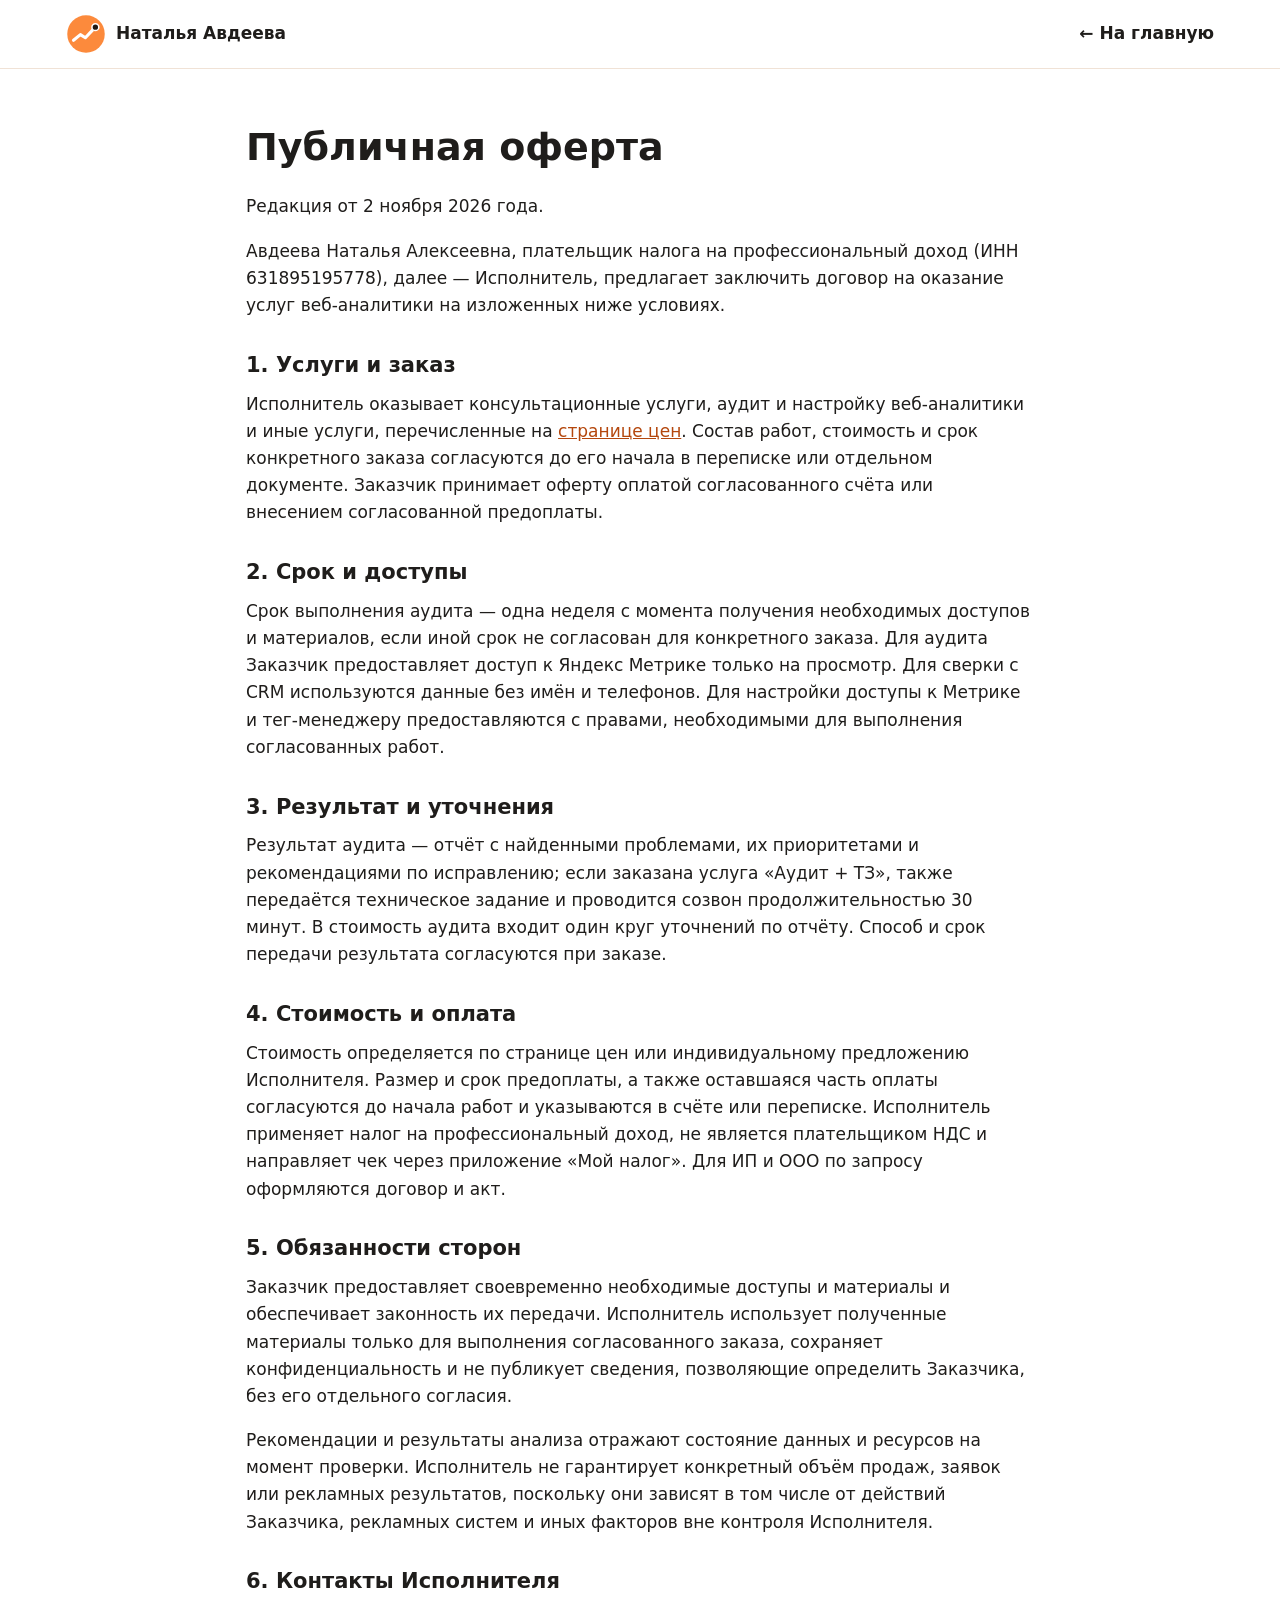
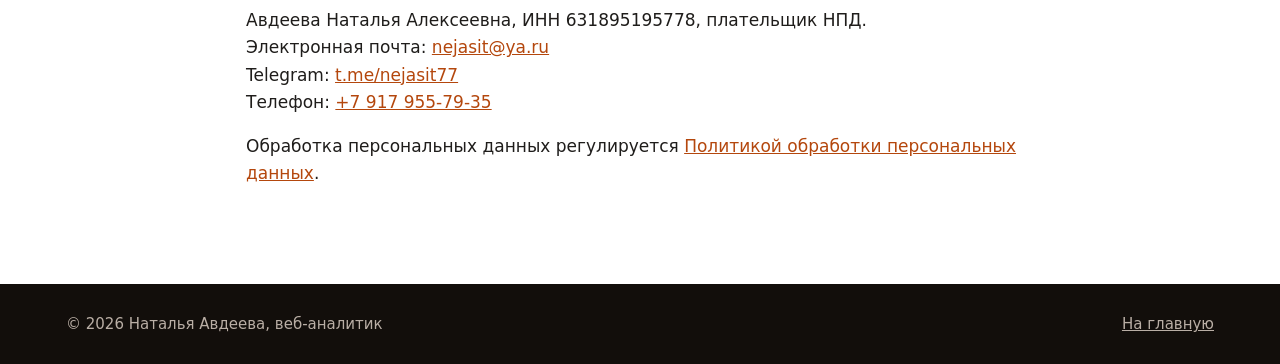
<file: offer.html>
<!doctype html>
<html lang="ru">
<head>
  <meta charset="utf-8">
  <meta name="viewport" content="width=device-width, initial-scale=1">
  <title>Оферта на услуги веб-аналитики — Наталья Авдеева</title>
  <meta name="description" content="Условия оказания услуг веб-аналитики Натальей Авдеевой.">
  <meta name="robots" content="noindex, follow">
  <link rel="canonical" href="https://test.avd-analytics.ru/offer.html">
  <link rel="icon" href="images/logo.svg" type="image/svg+xml">
  <link rel="stylesheet" href="css/style.css?v=7">
</head>
<body>
<header class="header">
  <div class="container header__inner">
    <a href="index.html" class="header__logo">
      <img src="images/logo.svg" alt="Наталья Авдеева — веб-аналитик" width="44" height="44">
      <span>Наталья Авдеева</span>
    </a>
    <nav class="header__nav header__nav--static"><a href="index.html">← На главную</a></nav>
  </div>
</header>

<main class="container doc">
  <h1>Публичная оферта</h1>
  <p>Редакция от 2 ноября 2026 года.</p>
  <p>Авдеева Наталья Алексеевна, плательщик налога на профессиональный доход (ИНН 631895195778), далее — Исполнитель, предлагает заключить договор на оказание услуг веб-аналитики на изложенных ниже условиях.</p>

  <h2>1. Услуги и заказ</h2>
  <p>Исполнитель оказывает консультационные услуги, аудит и настройку веб-аналитики и иные услуги, перечисленные на <a href="index.html#prices">странице цен</a>. Состав работ, стоимость и срок конкретного заказа согласуются до его начала в переписке или отдельном документе. Заказчик принимает оферту оплатой согласованного счёта или внесением согласованной предоплаты.</p>

  <h2>2. Срок и доступы</h2>
  <p>Срок выполнения аудита — одна неделя с момента получения необходимых доступов и материалов, если иной срок не согласован для конкретного заказа. Для аудита Заказчик предоставляет доступ к Яндекс Метрике только на просмотр. Для сверки с CRM используются данные без имён и телефонов. Для настройки доступы к Метрике и тег-менеджеру предоставляются с правами, необходимыми для выполнения согласованных работ.</p>

  <h2>3. Результат и уточнения</h2>
  <p>Результат аудита — отчёт с найденными проблемами, их приоритетами и рекомендациями по исправлению; если заказана услуга «Аудит + ТЗ», также передаётся техническое задание и проводится созвон продолжительностью 30 минут. В стоимость аудита входит один круг уточнений по отчёту. Способ и срок передачи результата согласуются при заказе.</p>

  <h2>4. Стоимость и оплата</h2>
  <p>Стоимость определяется по странице цен или индивидуальному предложению Исполнителя. Размер и срок предоплаты, а также оставшаяся часть оплаты согласуются до начала работ и указываются в счёте или переписке. Исполнитель применяет налог на профессиональный доход, не является плательщиком НДС и направляет чек через приложение «Мой налог». Для ИП и ООО по запросу оформляются договор и акт.</p>

  <h2>5. Обязанности сторон</h2>
  <p>Заказчик предоставляет своевременно необходимые доступы и материалы и обеспечивает законность их передачи. Исполнитель использует полученные материалы только для выполнения согласованного заказа, сохраняет конфиденциальность и не публикует сведения, позволяющие определить Заказчика, без его отдельного согласия.</p>
  <p>Рекомендации и результаты анализа отражают состояние данных и ресурсов на момент проверки. Исполнитель не гарантирует конкретный объём продаж, заявок или рекламных результатов, поскольку они зависят в том числе от действий Заказчика, рекламных систем и иных факторов вне контроля Исполнителя.</p>

  <h2>6. Контакты Исполнителя</h2>
  <p>Авдеева Наталья Алексеевна, ИНН 631895195778, плательщик НПД.<br>
    Электронная почта: <a href="mailto:nejasit@ya.ru">nejasit@ya.ru</a><br>
    Telegram: <a href="https://t.me/nejasit77">t.me/nejasit77</a><br>
    Телефон: <a href="tel:+79179557935">+7 917 955-79-35</a>
  </p>
  <p>Обработка персональных данных регулируется <a href="privacy.html">Политикой обработки персональных данных</a>.</p>
</main>

<footer class="footer">
  <div class="container footer__inner">
    <span>© 2026 Наталья Авдеева, веб-аналитик</span>
    <a href="index.html">На главную</a>
  </div>
</footer>
</body>
</html>
</file>
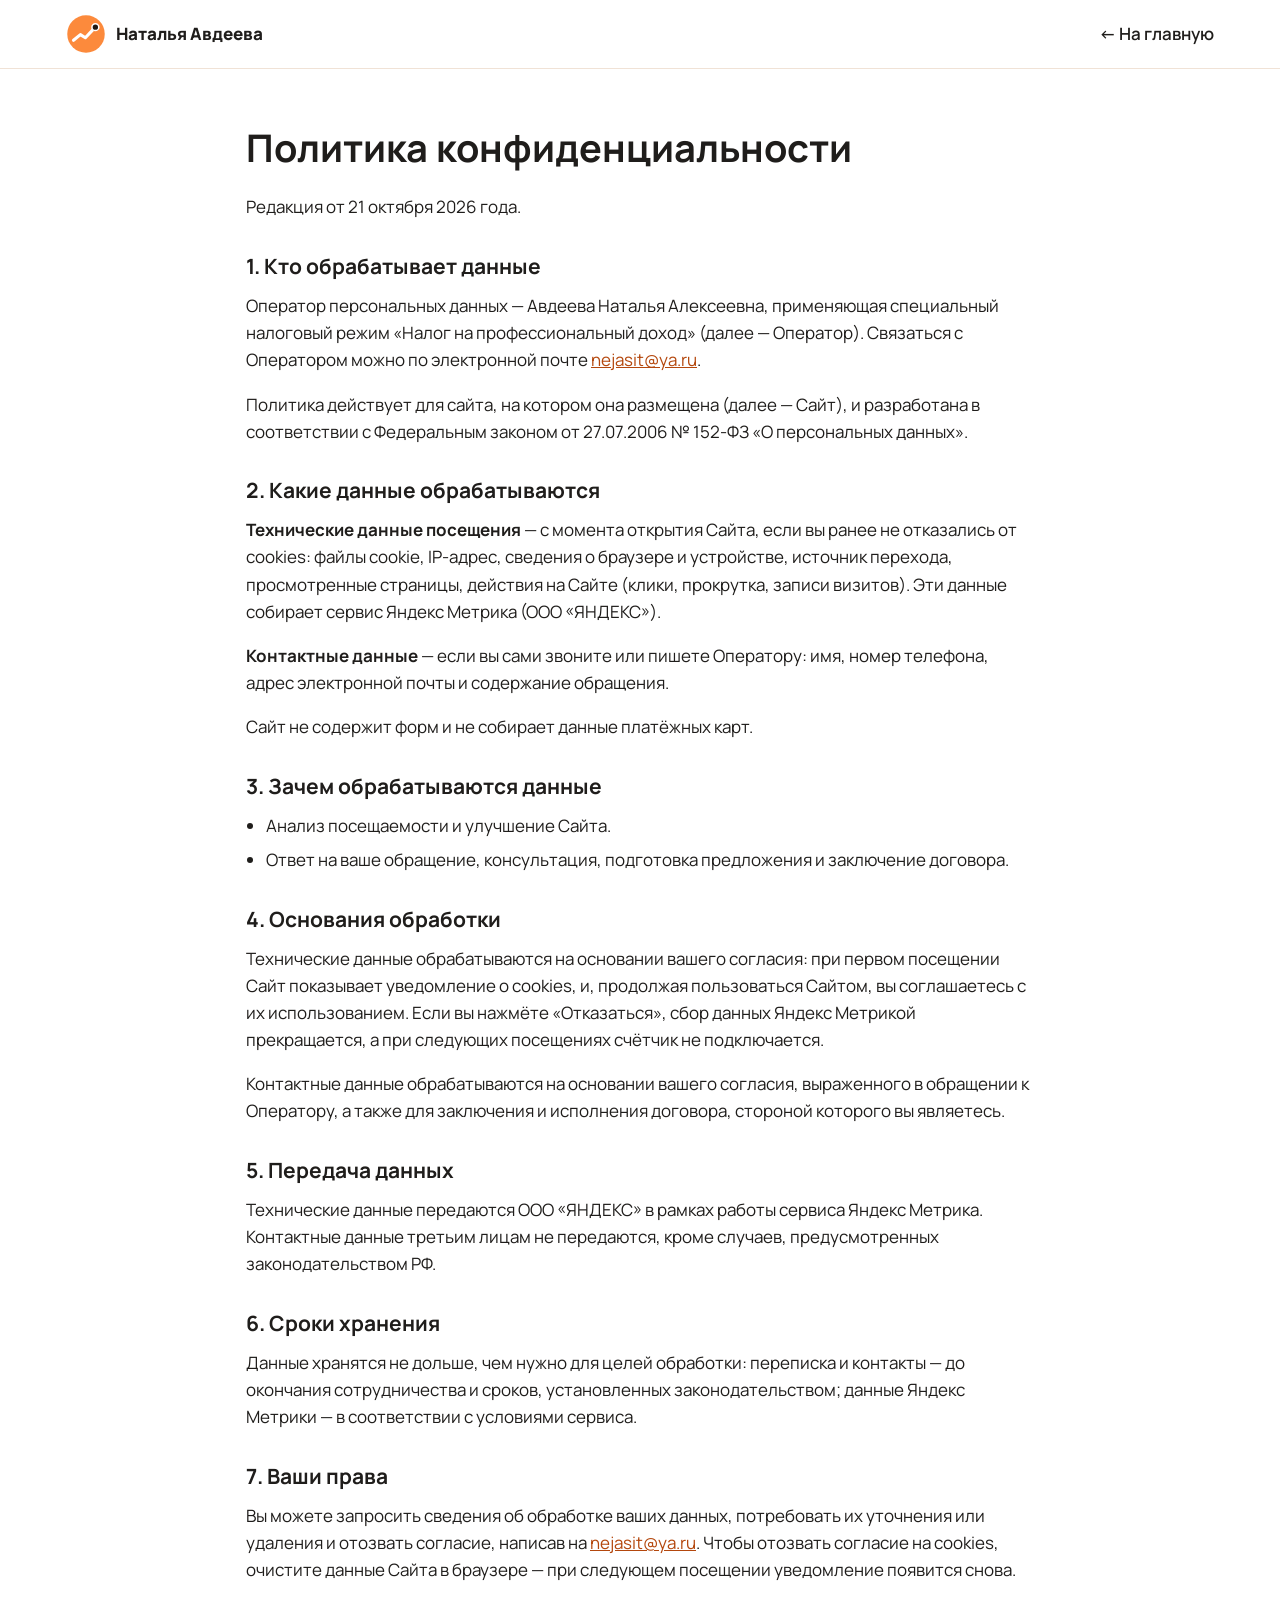
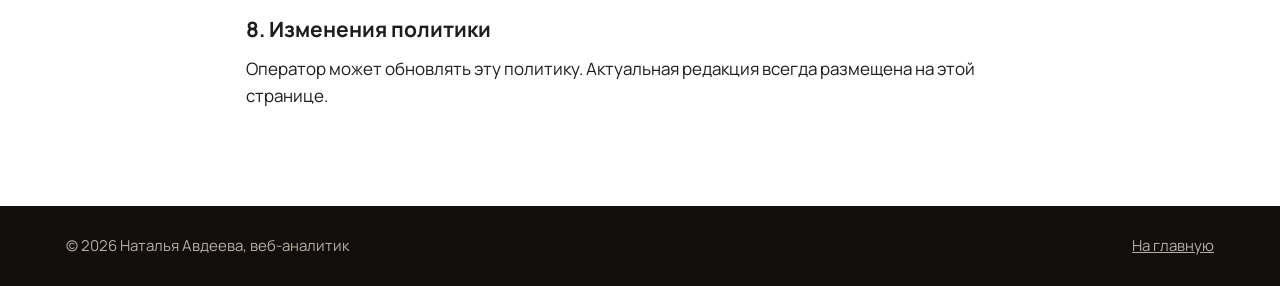
<file: privacy.html>
<!doctype html>
<html lang="ru">
<head>
  <meta charset="utf-8">
  <meta name="viewport" content="width=device-width, initial-scale=1">
  <title>Политика конфиденциальности — Наталья Авдеева</title>
  <meta name="robots" content="noindex">
  <link rel="icon" href="images/logo.svg" type="image/svg+xml">
  <link rel="icon" href="images/favicon-32.png" sizes="32x32" type="image/png">
  <link rel="apple-touch-icon" href="images/apple-touch-icon.png">
  <link rel="preconnect" href="https://fonts.googleapis.com">
  <link rel="preconnect" href="https://fonts.gstatic.com" crossorigin>
  <link href="https://fonts.googleapis.com/css2?family=Manrope:wght@400;500;600;700;800&display=swap" rel="stylesheet">
  <link rel="stylesheet" href="css/style.css">
</head>
<body>

<header class="header">
  <div class="container header__inner">
    <a href="index.html" class="header__logo">
      <img src="images/logo.svg" alt="Наталья Авдеева — веб-аналитик" width="44" height="44">
      <span>Наталья Авдеева</span>
    </a>
    <nav class="header__nav header__nav--static">
      <a href="index.html">← На главную</a>
    </nav>
  </div>
</header>

<main class="container doc">
  <h1>Политика конфиденциальности</h1>
  <p>Редакция от 21 октября 2026 года.</p>

  <h2>1. Кто обрабатывает данные</h2>
  <p>Оператор персональных данных — Авдеева Наталья Алексеевна, применяющая специальный налоговый режим «Налог на профессиональный доход» (далее — Оператор). Связаться с Оператором можно по электронной почте <a href="mailto:nejasit@ya.ru">nejasit@ya.ru</a>.</p>
  <p>Политика действует для сайта, на котором она размещена (далее — Сайт), и разработана в соответствии с Федеральным законом от 27.07.2006 № 152-ФЗ «О персональных данных».</p>

  <h2>2. Какие данные обрабатываются</h2>
  <p><strong>Технические данные посещения</strong> — с момента открытия Сайта, если вы ранее не отказались от cookies: файлы cookie, IP-адрес, сведения о браузере и устройстве, источник перехода, просмотренные страницы, действия на Сайте (клики, прокрутка, записи визитов). Эти данные собирает сервис Яндекс Метрика (ООО «ЯНДЕКС»).</p>
  <p><strong>Контактные данные</strong> — если вы сами звоните или пишете Оператору: имя, номер телефона, адрес электронной почты и содержание обращения.</p>
  <p>Сайт не содержит форм и не собирает данные платёжных карт.</p>

  <h2>3. Зачем обрабатываются данные</h2>
  <ul class="list">
    <li>Анализ посещаемости и улучшение Сайта.</li>
    <li>Ответ на ваше обращение, консультация, подготовка предложения и заключение договора.</li>
  </ul>

  <h2>4. Основания обработки</h2>
  <p>Технические данные обрабатываются на основании вашего согласия: при первом посещении Сайт показывает уведомление о cookies, и, продолжая пользоваться Сайтом, вы соглашаетесь с их использованием. Если вы нажмёте «Отказаться», сбор данных Яндекс Метрикой прекращается, а при следующих посещениях счётчик не подключается.</p>
  <p>Контактные данные обрабатываются на основании вашего согласия, выраженного в обращении к Оператору, а также для заключения и исполнения договора, стороной которого вы являетесь.</p>

  <h2>5. Передача данных</h2>
  <p>Технические данные передаются ООО «ЯНДЕКС» в рамках работы сервиса Яндекс Метрика. Контактные данные третьим лицам не передаются, кроме случаев, предусмотренных законодательством РФ.</p>

  <h2>6. Сроки хранения</h2>
  <p>Данные хранятся не дольше, чем нужно для целей обработки: переписка и контакты — до окончания сотрудничества и сроков, установленных законодательством; данные Яндекс Метрики — в соответствии с условиями сервиса.</p>

  <h2>7. Ваши права</h2>
  <p>Вы можете запросить сведения об обработке ваших данных, потребовать их уточнения или удаления и отозвать согласие, написав на <a href="mailto:nejasit@ya.ru">nejasit@ya.ru</a>. Чтобы отозвать согласие на cookies, очистите данные Сайта в браузере — при следующем посещении уведомление появится снова.</p>

  <h2>8. Изменения политики</h2>
  <p>Оператор может обновлять эту политику. Актуальная редакция всегда размещена на этой странице.</p>
</main>

<footer class="footer">
  <div class="container footer__inner">
    <span>© 2026 Наталья Авдеева, веб-аналитик</span>
    <a href="index.html">На главную</a>
  </div>
</footer>

</body>
</html>
</file>
<file: css/style.css>
:root {
  --accent: #fc8a3c;
  --accent-dark: #e2661a;
  --accent-text: #b4470d;
  --accent-soft: #ffe7d6;
  --ink: #1d1712;
  --text: #1f1d1b;
  --muted: #645d57;
  --bg: #ffffff;
  --cream: #fff7f0;
  --line: #f0e2d6;
  --dark: #1d1712;
  --dark-2: #2a221c;
  --radius: 20px;
  --radius-sm: 12px;
  --shadow: 0 10px 30px rgba(80, 40, 10, .08);
  --shadow-lg: 0 24px 60px rgba(80, 40, 10, .16);
  --font-head: "Unbounded", "Manrope", system-ui, sans-serif;
}

*, *::before, *::after { box-sizing: border-box; }

html { scroll-behavior: smooth; scroll-padding-top: 80px; }

body {
  margin: 0;
  font-family: "Manrope", system-ui, -apple-system, "Segoe UI", Roboto, Arial, sans-serif;
  font-size: 17px;
  line-height: 1.6;
  color: var(--text);
  background: var(--bg);
  -webkit-font-smoothing: antialiased;
}

img { max-width: 100%; display: block; }
a { color: var(--accent-text); }
h1, h2, h3 { line-height: 1.2; margin: 0 0 .6em; }
h3 { font-size: 19px; font-weight: 800; }
p { margin: 0 0 1em; }
b { font-weight: 800; }

:focus-visible { outline: 3px solid var(--accent); outline-offset: 3px; border-radius: 6px; }

.container { width: 100%; max-width: 1180px; margin: 0 auto; padding: 0 16px; }
.container--narrow { max-width: 860px; }

.ico {
  width: 22px; height: 22px; flex-shrink: 0;
  fill: none; stroke: currentColor; stroke-width: 2; stroke-linecap: round; stroke-linejoin: round;
}

/* Шапка */
.header {
  position: sticky; top: 0; z-index: 20;
  background: rgba(255, 255, 255, .92);
  backdrop-filter: blur(10px);
  border-bottom: 1px solid var(--line);
}
.header__inner { display: flex; align-items: center; justify-content: space-between; gap: 12px; height: 68px; }
.header__logo { display: flex; align-items: center; gap: 10px; color: var(--text); text-decoration: none; font-weight: 800; line-height: 1.15; }
.header__logo img { width: 40px; height: 40px; }
.header__logo small { display: block; font-weight: 500; font-size: 13px; color: var(--muted); }
.header__nav { display: flex; align-items: center; gap: 28px; }
.header__nav a { color: var(--text); text-decoration: none; font-weight: 600; white-space: nowrap; }
.header__nav a:hover { color: var(--accent-text); }
.header__nav a.header__cta { background: var(--ink); color: #fff; padding: 10px 18px; border-radius: 999px; }
.header__nav a.header__cta:hover { background: var(--accent-dark); color: var(--ink); }
.header__burger { display: none; background: none; border: 0; padding: 8px; cursor: pointer; }
.header__burger span { display: block; width: 24px; height: 2px; margin: 5px 0; background: var(--text); border-radius: 2px; }
.btn.header__cta-mobile { display: none; }

/* Кнопки */
.btn {
  display: inline-flex; align-items: center; justify-content: center; gap: 10px;
  padding: 14px 26px; border-radius: 999px;
  font: inherit; font-weight: 800; font-size: 16px; text-decoration: none; text-align: center;
  cursor: pointer; border: 2px solid transparent;
  background: transparent; -webkit-appearance: none; appearance: none;
  transition: background .2s, color .2s, transform .2s, box-shadow .2s;
}
.btn:hover { transform: translateY(-2px); }
.btn--lg { padding: 17px 30px; font-size: 17px; }
.btn--primary { background: var(--accent); color: var(--ink); box-shadow: 0 8px 20px rgba(252, 138, 60, .35); }
.btn--primary:hover { background: var(--accent-dark); color: var(--ink); }
.btn--ghost { border-color: rgba(255, 255, 255, .55); color: #fff; }
.btn--ghost:hover { background: rgba(255, 255, 255, .12); }
.btn--outline { border-color: var(--ink); color: var(--ink); background: transparent; }
.btn--outline:hover { background: var(--ink); color: #fff; }
.btn--ghost-dark { border-color: #d9d2cc; color: var(--text); background: #fff; }
.btn--sm { padding: 9px 18px; font-size: 15px; }

/* Первый экран */
.hero {
  position: relative; overflow: hidden; color: #fff;
  background:
    radial-gradient(900px 500px at 85% 10%, rgba(252, 138, 60, .45), transparent 60%),
    radial-gradient(600px 400px at 0% 100%, rgba(252, 138, 60, .18), transparent 60%),
    var(--dark);
  padding: 72px 0 88px;
}
.hero::after {
  content: ""; position: absolute; inset: 0; pointer-events: none;
  background-image: linear-gradient(rgba(255,255,255,.05) 1px, transparent 1px), linear-gradient(90deg, rgba(255,255,255,.05) 1px, transparent 1px);
  background-size: 48px 48px;
  mask-image: linear-gradient(180deg, rgba(0,0,0,.6), transparent 80%);
}
.hero__inner { position: relative; z-index: 1; display: grid; grid-template-columns: 1.15fr .85fr; gap: 48px; align-items: center; }
.pill {
  display: inline-flex; align-items: center; gap: 10px; margin-bottom: 22px;
  padding: 8px 16px; border-radius: 999px; background: rgba(255, 255, 255, .1); border: 1px solid rgba(255, 255, 255, .18);
  font-size: 14px; font-weight: 700;
}
.pill__dot { width: 8px; height: 8px; border-radius: 50%; background: var(--accent); box-shadow: 0 0 0 4px rgba(252, 138, 60, .3); }
.hero h1 { font-family: var(--font-head); font-weight: 700; font-size: clamp(30px, 4vw, 50px); letter-spacing: -.01em; margin-bottom: .45em; }
.hero h1 mark {
  color: inherit; background: linear-gradient(180deg, transparent 62%, rgba(252, 138, 60, .75) 62%);
  padding: 0 .08em;
}
.hero__lead { font-size: clamp(17px, 1.6vw, 20px); color: rgba(255, 255, 255, .82); max-width: 560px; margin-bottom: 32px; }
.hero__actions { display: flex; flex-wrap: wrap; gap: 12px; margin-bottom: 40px; }
.hero__fine { color: rgba(255, 255, 255, .68); font-size: 13px; max-width: 620px; margin: -24px 0 28px; }
.hero__facts { list-style: none; margin: 0; padding: 24px 0 0; display: flex; flex-wrap: wrap; gap: 16px 40px; border-top: 1px solid rgba(255, 255, 255, .14); }
.hero__facts li { display: flex; flex-direction: column; }
.hero__facts b { font-family: var(--font-head); font-size: 26px; color: var(--accent); line-height: 1.1; }
.hero__facts span { font-size: 14px; color: rgba(255, 255, 255, .7); }

.hero__visual { position: relative; justify-self: center; width: min(400px, 100%); }
.hero__blob {
  position: absolute; inset: 8% -6% -4% 6%; border-radius: 42% 58% 52% 48% / 46% 44% 56% 54%;
  background: var(--accent); transform: rotate(-6deg);
}
.hero__photo {
  position: relative; width: 100%; height: auto;
  border-radius: 28px; box-shadow: var(--shadow-lg); border: 6px solid rgba(255, 255, 255, .9);
}
.float {
  position: absolute; display: flex; align-items: center; gap: 12px;
  background: #fff; color: var(--text); border-radius: 16px; padding: 12px 16px;
  box-shadow: var(--shadow-lg); font-size: 13px; line-height: 1.3; max-width: 240px;
  animation: float 6s ease-in-out infinite;
}
.float b { display: block; font-size: 14px; }
/* Плашки стоят на краях фото (над верхним краем и на уровне одежды), чтобы не закрывать лицо */
.float--a { left: -16%; top: -5%; }
.float--b { right: -12%; bottom: 3%; animation-delay: -3s; }
.float__icon { width: 38px; height: 38px; border-radius: 12px; display: grid; place-items: center; background: #e7f7ee; color: #1f8a4c; flex-shrink: 0; }
.float__icon--warn { background: #fdeceb; color: #d23b2f; }
@keyframes float { 0%, 100% { transform: translateY(0); } 50% { transform: translateY(-10px); } }

/* Секции */
.section { padding: 96px 0; }
.section--tight { padding: 72px 0; }
.section--cream { background: var(--cream); }
.section--dark { background: var(--dark); color: #fff; }
.kicker {
  text-align: center; text-transform: uppercase; letter-spacing: .14em;
  font-size: 13px; font-weight: 800; color: var(--accent-text); margin-bottom: 12px;
}
.section__title { font-family: var(--font-head); font-weight: 700; font-size: clamp(26px, 3.4vw, 42px); text-align: center; letter-spacing: -.01em; }
.section__title--left { text-align: left; }
.section__lead { text-align: center; color: var(--muted); max-width: 680px; margin: 0 auto 8px; font-size: 18px; }

.grid { display: grid; gap: 24px; margin-top: 48px; }
.grid--2 { grid-template-columns: repeat(2, 1fr); }
.grid--3 { grid-template-columns: repeat(3, 1fr); }

.icon-badge {
  width: 52px; height: 52px; border-radius: 16px; display: inline-grid; place-items: center;
  background: var(--accent); color: var(--ink); box-shadow: 0 8px 18px rgba(252, 138, 60, .3);
}
.icon-badge .ico { width: 26px; height: 26px; }
.icon-badge--soft { background: var(--accent-soft); color: var(--accent-text); box-shadow: none; }

/* Сезонное предложение */
.seasonal { background: var(--accent-soft); }
.seasonal[hidden] { display: none; }
.seasonal__inner { min-height: 76px; display: flex; align-items: center; justify-content: space-between; gap: 18px; }
.seasonal__inner p { margin: 0; font-weight: 800; }
.seasonal__link { display: inline-flex; align-items: center; justify-content: center; gap: 8px; min-height: 44px; padding: 8px 0; border: 0; background: transparent; color: var(--accent-text); font: inherit; font-weight: 800; text-decoration: underline; text-underline-offset: 3px; white-space: nowrap; cursor: pointer; }
.seasonal__inner .ico { width: 18px; height: 18px; }

/* Боли */
.pains { display: grid; grid-template-columns: repeat(3, 1fr); gap: 20px; margin-top: 48px; }
.pain { background: var(--cream); border-radius: var(--radius); padding: 28px; border: 1px solid var(--line); }
.pain .icon-badge { margin-bottom: 18px; }
.pain p { margin: 0; color: var(--muted); }
.pain--cta {
  display: flex; flex-direction: column; justify-content: center; text-decoration: none;
  background: var(--accent); color: var(--ink); border-color: var(--accent); transition: background .2s, transform .2s;
}
.pain--cta:hover { background: var(--accent-dark); transform: translateY(-4px); }
.pain--cta p { color: var(--ink); margin-bottom: 18px; }
.pain__link { display: inline-flex; align-items: center; gap: 8px; font-weight: 800; }
.checklist-line { display: flex; justify-content: space-between; align-items: center; gap: 20px; padding: 20px 24px; margin-top: 24px; border: 1px solid var(--line); border-radius: var(--radius-sm); background: #fff; }
.checklist-line p { margin: 0; }
.checklist-line span { display: flex; flex-wrap: wrap; gap: 18px; }
.checklist-line a { display: inline-flex; align-items: center; min-height: 44px; font-weight: 800; white-space: nowrap; }

/* Проверка и формат отчёта */
.audit-grid { display: grid; grid-template-columns: repeat(3, 1fr); gap: 16px; margin-top: 44px; }
.audit-item { background: #fff; border: 1px solid var(--line); border-radius: var(--radius-sm); padding: 24px; }
.audit-item__num { display: inline-block; margin-bottom: 18px; color: var(--accent-text); font-family: var(--font-head); font-size: 14px; font-weight: 700; }
.audit-item h3 { margin-bottom: 8px; }
.audit-item p { color: var(--muted); margin: 0; }
.audit-note { margin: 24px auto 0; max-width: 860px; padding: 18px 22px; border-left: 4px solid var(--accent); background: #fff; font-weight: 700; }
.report-preview { display: grid; grid-template-columns: 1.1fr .9fr; gap: 40px; align-items: center; max-width: 1000px; margin: 48px auto 0; }
.report-preview__sheet { padding: clamp(24px, 4vw, 42px); background: #fff; border: 1px solid var(--line); border-radius: 8px; box-shadow: var(--shadow-lg); transform: rotate(-1deg); }
.report-preview__top { display: flex; justify-content: space-between; gap: 12px; padding-bottom: 14px; border-bottom: 2px solid var(--ink); color: var(--muted); font-size: 11px; font-weight: 800; letter-spacing: .08em; }
.report-preview__sheet h3 { margin: 22px 0 14px; }
.report-row { display: grid; grid-template-columns: 110px 1fr; gap: 12px; padding: 12px; margin-top: 8px; border-radius: 8px; font-size: 13px; }
.report-row b { font-size: 12px; text-transform: uppercase; }
.report-row--critical { background: #fff0ef; color: #8d2923; }
.report-row--important { background: #fff5e3; color: #79500a; }
.report-row--improve { background: #eef7f1; color: #28613d; }
.report-preview__sheet > p { margin: 18px 0 0; color: var(--muted); font-size: 12px; }
.report-preview__details { display: grid; gap: 22px; }
.report-preview__details article { padding-left: 18px; border-left: 3px solid var(--accent); }
.report-preview__details b { display: block; margin-bottom: 5px; }
.report-preview__details p { color: var(--muted); margin: 0; }

/* Обо мне */
.about { display: grid; grid-template-columns: 420px 1fr; gap: 64px; align-items: center; }
.about__media { position: relative; }
.about__photo { width: 100%; height: auto; border-radius: 28px; }
.about__media::before {
  content: ""; position: absolute; inset: 24px -24px -24px 24px; border: 2px solid var(--accent); border-radius: 28px; z-index: 0;
}
.about__photo { position: relative; z-index: 1; }
.about__badge {
  position: absolute; z-index: 2; left: -20px; bottom: 32px; display: flex; align-items: center; gap: 12px;
  background: #fff; color: var(--text); padding: 14px 18px; border-radius: 16px; box-shadow: var(--shadow-lg);
  font-size: 14px; font-weight: 700; line-height: 1.35;
}
.about__badge .ico { width: 32px; height: 32px; color: var(--accent); }
.about__badge a { white-space: nowrap; }
.about__text .kicker { text-align: left; color: var(--accent); }
.about__role { color: rgba(255, 255, 255, .7); margin-top: -.4em; }
.about__text p { color: rgba(255, 255, 255, .88); }
.about__text b { color: #fff; }
.about__label { font-weight: 800; color: #fff !important; margin-top: 1.6em; }
.tags { list-style: none; padding: 0; margin: 0; display: flex; flex-wrap: wrap; gap: 10px; }
.tags li { background: var(--dark-2); border: 1px solid rgba(255, 255, 255, .1); border-radius: 14px; padding: 10px 14px; font-size: 14px; color: rgba(255, 255, 255, .75); }
.tags b { display: block; color: var(--accent); font-size: 15px; }

/* С кем работаю */
.who { background: #fff; border-radius: var(--radius); padding: 32px; border: 1px solid var(--line); box-shadow: var(--shadow); }
.who .icon-badge { margin-bottom: 20px; }
.who__accent { font-weight: 700; }

.checks { list-style: none; padding: 0; margin: 0 0 1em; }
.checks li { padding-left: 30px; position: relative; margin-bottom: .55em; }
.checks li::before {
  content: ""; position: absolute; left: 0; top: .3em; width: 18px; height: 18px; border-radius: 50%;
  background: var(--accent-soft) url("data:image/svg+xml,%3Csvg xmlns='http://www.w3.org/2000/svg' viewBox='0 0 24 24' fill='none' stroke='%23e2661a' stroke-width='3.5' stroke-linecap='round' stroke-linejoin='round'%3E%3Cpolyline points='20 6 9 17 4 12'/%3E%3C/svg%3E") center / 11px no-repeat;
}

/* Кейсы */
.case { background: #fff; border-radius: var(--radius); padding: 32px; box-shadow: var(--shadow); border-top: 6px solid var(--accent); }
.case__sphere { text-transform: uppercase; letter-spacing: .08em; font-size: 12px; font-weight: 800; color: var(--muted); margin-bottom: 14px; }
.case__metric { font-family: var(--font-head); font-weight: 700; font-size: clamp(30px, 3vw, 38px); color: var(--accent-dark); line-height: 1.05; margin: 0; }
.case__metric-label { color: var(--muted); font-size: 14px; margin-bottom: 18px; }
.case dl { margin: 0; font-size: 15px; }
.case dt { font-weight: 800; margin-top: 12px; }
.case dd { margin: 2px 0 0; color: var(--muted); }
.issues-grid { display: grid; grid-template-columns: repeat(2, 1fr); gap: 14px; margin-top: 40px; }
.issue { display: flex; gap: 18px; padding: 22px; background: #fff; border: 1px solid var(--line); border-radius: var(--radius-sm); }
.issue > span { flex: 0 0 38px; color: var(--accent-text); font-family: var(--font-head); font-size: 15px; font-weight: 700; }
.issue h3 { margin-bottom: 6px; font-size: 17px; }
.issue p { margin: 0; color: var(--muted); font-size: 15px; }
.method { margin-top: 72px; scroll-margin-top: 88px; }
.method .audit-grid { margin-top: 32px; }
.issues-cta { margin: 28px 0 64px; text-align: center; }
.projects-heading { margin-top: 12px; scroll-margin-top: 88px; }
.projects-heading .kicker { margin-bottom: 10px; }

/* Шаги */
.steps { list-style: none; padding: 0; margin: 48px 0 0; display: grid; grid-template-columns: repeat(4, 1fr); gap: 24px; position: relative; }
.steps::before {
  content: ""; position: absolute; top: 28px; left: 28px; right: 28px; height: 2px;
  background: repeating-linear-gradient(90deg, var(--accent) 0 10px, transparent 10px 18px);
}
.steps li { position: relative; }
.steps__num {
  position: relative; width: 56px; height: 56px; border-radius: 50%; display: grid; place-items: center; margin-bottom: 20px;
  background: var(--ink); color: #fff; font-family: var(--font-head); font-size: 22px; box-shadow: 0 0 0 8px #fff;
}
.steps p { color: var(--muted); font-size: 15px; }

/* Цены */
.prices { display: grid; grid-template-columns: repeat(2, 1fr); gap: 24px; margin-top: 48px; align-items: stretch; }
.price { background: #fff; border-radius: var(--radius); padding: 36px; box-shadow: var(--shadow); display: flex; flex-direction: column; position: relative; border: 1px solid var(--line); }
.price--hit { background: var(--dark); color: #fff; border-color: var(--dark); box-shadow: var(--shadow-lg); }
.price--hit .checks li::before { background-color: rgba(252, 138, 60, .2); }
.price__badge {
  position: absolute; top: -14px; left: 36px; margin: 0;
  background: var(--accent); color: var(--ink); font-size: 13px; font-weight: 800; padding: 6px 14px; border-radius: 999px;
}
.price__name { font-weight: 800; font-size: 21px; margin-bottom: .2em; }
.price__value { font-family: var(--font-head); font-size: 30px; font-weight: 700; color: var(--accent-dark); }
.price--hit .price__value { color: var(--accent); }
.price__value span { font-family: "Manrope", sans-serif; font-size: 16px; font-weight: 600; color: var(--muted); }
.price__label { font-weight: 800; margin: .6em 0 .4em; }
.price__quotes { color: var(--muted); font-size: 15px; font-style: italic; }
.price__note { display: flex; gap: 12px; font-size: 15px; background: rgba(255, 255, 255, .07); border-radius: var(--radius-sm); padding: 14px 16px; color: rgba(255, 255, 255, .85); }
.price__note .ico { color: var(--accent); margin-top: 2px; }
.price__note--light { background: var(--cream); color: var(--text); padding: 12px 14px; border-radius: var(--radius-sm); font-size: 14px; }
.price .btn { margin-top: auto; align-self: flex-start; }
.price--wide { grid-column: 1 / -1; display: grid; grid-template-columns: 1fr 1fr; column-gap: 32px; }
.price--wide > .price__name, .price--wide > .price__value { grid-column: 1 / -1; }
.price--wide__description { grid-column: 1; }
.price--wide__details { grid-column: 2; grid-row: 3 / span 2; display: flex; flex-direction: column; align-items: flex-start; }
.price--wide__details p { margin-bottom: 0; }
.price--wide__details .price__label { margin-top: 0; }
.price--wide__details > div + div { margin-top: 12px; }
.price--wide__details .btn { margin-top: auto; }
.price--new { border: 2px solid var(--accent); }
.price--ask { background: rgba(252, 138, 60, .1); border-color: rgba(252, 138, 60, .35); box-shadow: none; justify-content: center; }
.price--ask .btn { margin-top: 24px; }
.price--ask .price__value { color: var(--accent-dark); }
.additional { margin-top: 56px; }
.additional h3 { font-family: var(--font-head); font-size: 22px; }
.additional__table-wrap { overflow-x: auto; background: #fff; border: 1px solid var(--line); border-radius: var(--radius-sm); }
.additional__table { width: 100%; border-collapse: collapse; font-size: 15px; }
.additional__table th, .additional__table td { padding: 14px 16px; border-bottom: 1px solid var(--line); text-align: left; vertical-align: middle; }
.additional__table th { background: var(--cream); font-size: 13px; text-transform: uppercase; letter-spacing: .04em; }
.additional__table tr:last-child td { border-bottom: 0; }
.visually-hidden { position: absolute; width: 1px; height: 1px; padding: 0; margin: -1px; overflow: hidden; clip: rect(0, 0, 0, 0); white-space: nowrap; border: 0; }
.text-button { padding: 0; border: 0; background: none; color: var(--accent-text); font: inherit; font-weight: 800; text-align: left; text-decoration: underline; text-underline-offset: 3px; cursor: pointer; }
.additional__table .text-button { display: inline-flex; align-items: center; min-height: 44px; padding: 6px 0; }
.prices__terms { max-width: 900px; margin: 24px auto 0; color: var(--muted); }
.prices__terms .text-button { display: inline; }

/* Частые вопросы */
.faq { margin-top: 40px; display: grid; gap: 12px; }
.faq details { background: #fff; border: 1px solid var(--line); border-radius: var(--radius-sm); box-shadow: var(--shadow); }
.faq summary {
  cursor: pointer; list-style: none; padding: 20px 56px 20px 24px; font-weight: 800; font-size: 17px; position: relative;
}
.faq summary::-webkit-details-marker { display: none; }
.faq summary::after {
  content: "+"; position: absolute; right: 20px; top: 50%; transform: translateY(-50%);
  width: 28px; height: 28px; border-radius: 50%; display: grid; place-items: center;
  background: var(--accent-soft); color: var(--accent-text); font-size: 20px; font-weight: 700;
}
.faq details[open] summary::after { content: "−"; }
.faq details p { padding: 0 24px 20px; margin: 0; color: var(--muted); }

/* Инструменты */
.chips { list-style: none; padding: 0; margin: 40px auto 0; max-width: 900px; display: flex; flex-wrap: wrap; gap: 10px; justify-content: center; }
.chips li { background: var(--cream); border: 1px solid var(--line); border-radius: 999px; padding: 9px 18px; font-weight: 600; font-size: 15px; }

/* Публикации */
.pubs { display: grid; grid-template-columns: repeat(auto-fit, minmax(300px, 1fr)); gap: 16px; margin-top: 48px; }
.pub {
  position: relative; display: flex; flex-direction: column; gap: 10px; padding: 26px 64px 26px 26px; background: #fff;
  border-radius: var(--radius); text-decoration: none; color: var(--text); border: 1px solid var(--line);
  transition: border-color .2s, transform .2s, box-shadow .2s;
}
.pub:hover { border-color: var(--accent); transform: translateY(-3px); box-shadow: var(--shadow); }
.pub__src { font-size: 12px; text-transform: uppercase; letter-spacing: .08em; color: var(--accent-text); font-weight: 800; }
.pub__title { font-weight: 800; font-size: 17px; line-height: 1.35; }
.pub__go { position: absolute; right: 22px; top: 24px; width: 34px; height: 34px; border-radius: 50%; display: grid; place-items: center; background: var(--accent-soft); color: var(--accent-text); }
.pub__go .ico { width: 18px; height: 18px; }

/* Контакты */
.contacts { background: var(--dark); color: #fff; position: relative; overflow: hidden; }
.contacts::before {
  content: ""; position: absolute; width: 520px; height: 520px; right: -160px; top: -200px; border-radius: 50%;
  background: radial-gradient(circle, rgba(252, 138, 60, .45), transparent 70%);
}
.contacts__inner { position: relative; display: grid; grid-template-columns: 1fr 1fr; gap: 56px; align-items: center; }
.contacts__lead { font-size: 19px; color: rgba(255, 255, 255, .85); }
.contacts__geo { color: rgba(255, 255, 255, .6); }
.contacts__card { display: grid; gap: 12px; }
.contact {
  display: flex; align-items: center; gap: 16px; padding: 18px 22px; border-radius: 18px; text-decoration: none;
  background: var(--dark-2); color: #fff; border: 1px solid rgba(255, 255, 255, .1); transition: transform .2s, background .2s, border-color .2s;
}
.contact:hover { transform: translateX(4px); border-color: var(--accent); }
.contact b { display: block; font-size: 13px; text-transform: uppercase; letter-spacing: .08em; color: rgba(255, 255, 255, .6); }
.contact span:last-child { font-size: 18px; font-weight: 700; }
.contact__icon { width: 48px; height: 48px; border-radius: 14px; display: grid; place-items: center; background: rgba(255, 255, 255, .08); color: var(--accent); flex-shrink: 0; }

/* Подвал */
.footer { background: #120e0b; color: #b9aea5; padding: 28px 0; font-size: 15px; }
.footer__inner { display: flex; flex-wrap: wrap; gap: 12px; justify-content: space-between; align-items: center; }
.footer__brand { display: inline-flex; align-items: center; gap: 10px; }
.footer__seller { margin: 8px 0 0 38px; color: #e6ddd6; font-size: 14px; }
.footer__links { display: flex; flex-wrap: wrap; gap: 18px; }
.footer a { color: #b9aea5; }
.footer__links a { display: inline-flex; align-items: center; min-height: 44px; }

/* Окно связи */
.contact-dialog { width: min(620px, calc(100% - 32px)); max-width: none; max-height: min(90vh, 760px); padding: 0; border: 0; border-radius: var(--radius); color: var(--text); box-shadow: var(--shadow-lg); }
.contact-dialog::backdrop { background: rgba(18, 14, 11, .72); backdrop-filter: blur(3px); }
.contact-dialog__inner { position: relative; padding: clamp(24px, 5vw, 40px); }
.contact-dialog__inner .kicker { text-align: left; }
.contact-dialog__inner h2 { font-family: var(--font-head); font-size: clamp(24px, 4vw, 32px); }
.contact-dialog__close { position: absolute; top: 16px; right: 18px; width: 40px; height: 40px; border: 0; border-radius: 50%; background: var(--cream); color: var(--text); font-size: 28px; cursor: pointer; }
.contact-dialog__choices { display: grid; gap: 10px; margin-top: 24px; }
.contact-dialog__choices .contact { color: #fff; }
.chips--about { justify-content: flex-start; margin: 0; }
.chips--about li { background: var(--dark-2); border-color: rgba(255, 255, 255, .14); color: #fff; font-size: 13px; padding: 7px 12px; }

/* Cookie */
.cookie {
  position: fixed; left: 16px; right: 16px; bottom: 16px; z-index: 50;
  max-width: 720px; margin: 0 auto; background: #fff; border-radius: 18px;
  box-shadow: 0 12px 40px rgba(0, 0, 0, .2); padding: 18px 20px;
  display: flex; gap: 16px; align-items: center; font-size: 14px;
}
.cookie[hidden] { display: none; }
.cookie p { margin: 0; }
.cookie__actions { display: flex; gap: 8px; flex-shrink: 0; }

/* Страница политики */
.doc { padding: 56px 16px 80px; max-width: 820px; }
.doc h1 { font-family: var(--font-head); font-size: clamp(26px, 4vw, 38px); }
.doc h2 { font-size: 21px; margin-top: 1.6em; }
.list { padding-left: 1.2em; margin: 0 0 1em; }
.list li { margin-bottom: .4em; }

/* Появление при прокрутке */
.js .reveal { opacity: 0; transform: translateY(24px); transition: opacity .6s ease, transform .6s ease; }
.js .reveal.is-visible { opacity: 1; transform: none; }

@media (prefers-reduced-motion: reduce) {
  html { scroll-behavior: auto; }
  .js .reveal { opacity: 1; transform: none; transition: none; }
  .float { animation: none; }
  .btn, .offer, .pub, .contact, .pain--cta { transition: none; }
}

/* Адаптив */
@media (max-width: 1024px) {
  .hero__inner { grid-template-columns: 1fr; }
  .hero__visual { width: min(360px, 80%); margin-top: 40px; }
  .pains { grid-template-columns: 1fr 1fr; }
  .audit-grid { grid-template-columns: 1fr 1fr; }
  .report-preview { gap: 28px; }
  .grid--3 { grid-template-columns: 1fr 1fr; }
  .steps { grid-template-columns: 1fr 1fr; }
  .steps::before { display: none; }
  .about { grid-template-columns: 1fr; gap: 56px; }
  .about__media { max-width: 400px; margin: 0 auto 24px; }
  .contacts__inner { grid-template-columns: 1fr; gap: 32px; }
}

/* Меню прячется в бургер, когда шесть пунктов перестают помещаться в одну строку */
@media (max-width: 900px) {
  .header__burger { display: grid; place-content: center; flex: 0 0 44px; width: 44px; height: 44px; padding: 6px; order: 2; }
  .header__logo { order: 0; min-width: 0; }
  .btn.header__cta-mobile { display: inline-flex; min-height: 40px; padding: 8px 14px; font-size: 14px; order: 1; margin-left: auto; }
  .header__nav { order: 3; }
  .header__nav {
    display: none; position: absolute; top: 68px; left: 0; right: 0;
    flex-direction: column; align-items: stretch; gap: 0; background: #fff; border-bottom: 1px solid var(--line);
  }
  .header__nav.is-open { display: flex; }
  .header__nav a { padding: 14px 16px; border-top: 1px solid var(--line); }
  .header__nav a.header__cta { margin: 12px 16px; text-align: center; }
  .header__nav--static { display: flex; position: static; border: 0; background: none; }
  .header__nav--static a { padding: 0; border: 0; }
}

@media (max-width: 720px) {
  body { font-size: 16px; }
  .section { padding: 64px 0; }
  .hero { padding: 48px 0 64px; }
  .hero__actions .btn { width: 100%; }
  .hero__facts { gap: 16px 28px; }
  .hero__facts b { font-size: 22px; }
  .float { font-size: 12px; padding: 10px 12px; max-width: 200px; }
  .float--a { left: -8%; top: -9%; }
  .float--b { right: -8%; bottom: -6%; }
  .grid--2, .grid--3, .pains, .steps, .prices { grid-template-columns: 1fr; }
  .audit-grid, .report-preview { grid-template-columns: 1fr; }
  .seasonal__inner, .checklist-line { align-items: flex-start; flex-direction: column; }
  .seasonal__inner { justify-content: center; padding-top: 14px; padding-bottom: 14px; }
  .seasonal__link { white-space: normal; }
  .checklist-line span { flex-direction: column; gap: 8px; }
  .report-preview__sheet { transform: none; }
  .report-row { grid-template-columns: 88px 1fr; }
  .issues-grid { grid-template-columns: 1fr; }
  .price--wide { grid-column: auto; grid-template-columns: 1fr; }
  .price--wide > .price__name, .price--wide > .price__value,
  .price--wide__description, .price--wide__details { grid-column: 1; grid-row: auto; }
  .price--wide__details { gap: 14px; }
  .price--wide__details .btn { margin-top: 10px; }
  .additional__table-wrap { overflow: visible; border: 0; background: transparent; }
  .additional__table { width: 100%; min-width: 0; border-collapse: separate; border-spacing: 0 12px; }
  .additional__table thead { position: absolute; }
  .additional__table tbody { display: grid; gap: 12px; }
  .additional__table tr { display: grid; gap: 0; padding: 12px 16px; background: var(--bg); border: 1px solid var(--line); border-radius: var(--radius-sm); overflow-wrap: anywhere; }
  .additional__table td { display: block; padding: 6px 0; border: 0; }
  .additional__table td:first-child { font-size: 17px; font-weight: 800; }
  .additional__table td[data-label]:not(:first-child)::before { content: attr(data-label) ": "; color: var(--muted); font-weight: 700; }
  .additional__table td:last-child { padding-top: 8px; }
  .additional__table .text-button { display: flex; justify-content: center; width: 100%; min-height: 44px; text-align: center; }
  .hero__visual { width: min(270px, 72%); }
  .about__media { max-width: 300px; }
  .steps li { display: grid; grid-template-columns: 48px 1fr; column-gap: 16px; }
  .steps__num { width: 48px; height: 48px; font-size: 18px; margin: 0; grid-row: span 2; }
  .steps h3 { margin: 10px 0 .4em; }
  .offer, .who, .case, .price { padding: 26px; }
  .about__media::before { inset: 16px -12px -16px 12px; }
  /* На телефоне плашка с сертификатами уходит под фото, чтобы не закрывать лицо */
  .about__badge { left: -12px; right: -12px; bottom: auto; top: calc(100% - 20px); }
  .about__media { margin-bottom: 110px; }
  .cookie { flex-direction: column; align-items: stretch; gap: 6px; padding: 8px 12px; font-size: 12px; }
  .cookie__actions { width: 100%; }
  .cookie__actions .btn { flex: 1; min-height: 40px; padding: 6px 10px; font-size: 13px; }
  .contact span:last-child { font-size: 16px; }
  .footer__inner { align-items: flex-start; flex-direction: column; }
  .footer__seller { margin-left: 0; }
}
</file>
